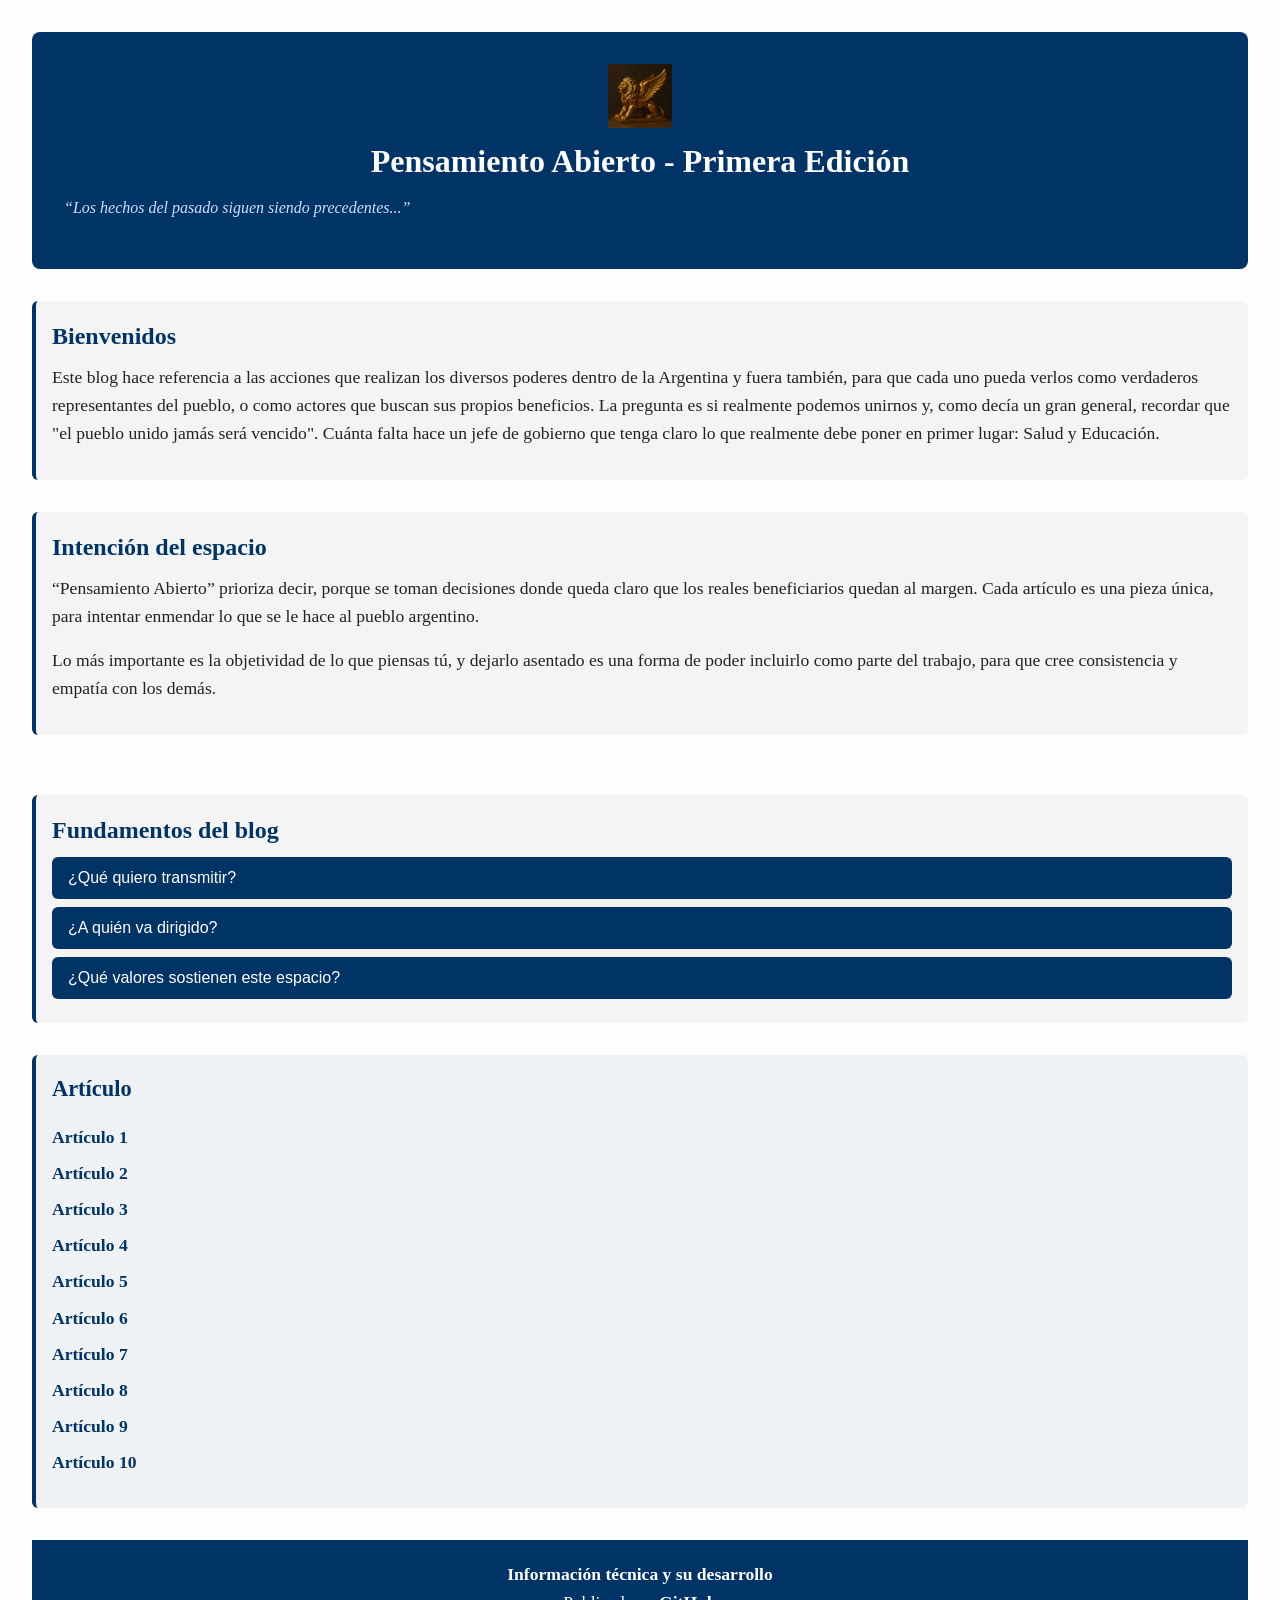
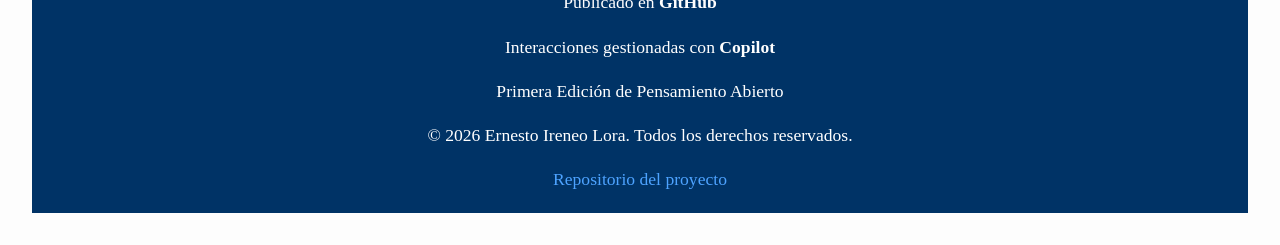
<file: index.html>
<!DOCTYPE html>
<html lang="es">

<head>
  <meta charset="UTF-8" />
  <meta name="viewport" content="width=device-width, initial-scale=1.0" />
  <title>Pensamiento Abierto · Ernesto I. Lora</title>
  
  <link rel="stylesheet" href="css/estilos.css" />
  <link rel="icon" href="favicon.ico" type="image/x-icon" />
  
  <meta name="description"
    content="Pensamiento Abierto: un proyecto de Ernesto I. Lora que abre el debate sobre memoria, cultura, política, economía y sociedad.">
  <meta name="author" content="Ernesto I. Lora">
  
  <meta property="og:title" content="Pensamiento Abierto · Ernesto I. Lora">
  <meta property="og:description"
    content="Un espacio para abrir el debate sobre memoria, cultura, política, economía y sociedad.">
  <meta property="og:image" content="https://awilly0897.github.io/Pensamiento-Abierto-Primera-Edicion/img/calva2.jpg">
  <meta property="og:url" content="https://awilly0897.github.io/Pensamiento-Abierto-Primera-Edicion/index.html">
  <meta property="og:type" content="website">
  <meta property="og:site_name" content="Pensamiento Abierto">
  <meta property="article:author" content="Ernesto I. Lora">

  <meta name="twitter:card" content="summary_large_image">
  <meta name="twitter:title" content="Pensamiento Abierto · Ernesto I. Lora">
  <meta name="twitter:description"
    content="Un espacio para abrir el debate sobre memoria, cultura, política, economía y sociedad.">
  <meta name="twitter:image" content="https://awilly0897.github.io/Pensamiento-Abierto-Primera-Edicion/img/calva2.jpg">
</head>

<body>
<header role="banner" aria-label="Encabezado principal del blog">
  <div class="encabezado-con-icono">
    <img src="favicon.ico" alt="León alado" class="icono-header">
    <h1>Pensamiento Abierto - Primera Edición</h1>
  </div>
  <p class="subtitulo">“Los hechos del pasado siguen siendo precedentes...”</p>
</header>


    <section role="region" aria-labelledby="bienvenida">
      <h2 id="bienvenida">Bienvenidos</h2>
      <p>
        Este blog hace referencia a las acciones que realizan los diversos poderes dentro de la Argentina y fuera también,
        para que cada uno pueda verlos como verdaderos representantes del pueblo, o como actores que buscan sus propios beneficios.
        La pregunta es si realmente podemos unirnos y, como decía un gran general, recordar que "el pueblo unido jamás será vencido".
        Cuánta falta hace un jefe de gobierno que tenga claro lo que realmente debe poner en primer lugar: Salud y Educación.
      </p>
    </section>

    <section role="region" aria-labelledby="intencion">
      <h2 id="intencion">Intención del espacio</h2>
      <p>
        “Pensamiento Abierto” prioriza decir, porque se toman decisiones donde queda claro que los reales beneficiarios quedan al margen.
        Cada artículo es una pieza única, para intentar enmendar lo que se le hace al pueblo argentino.
      </p>
      <p>
        Lo más importante es la objetividad de lo que piensas tú, y dejarlo asentado es una forma de poder incluirlo como parte del trabajo,
        para que cree consistencia y empatía con los demás.
      </p>
    </section>

    <nav role="navigation" aria-label="Navegación principal">
      <ul>
        <li><a href="#btn-proposito">Propósito</a></li>
        <li><a href="#btn-publico">Público</a></li>
        <li><a href="#btn-valores">Valores</a></li>
      </ul>
    </nav>
  

  <section role="region" aria-labelledby="acordeon" class="acordeon">
    <h2 id="acordeon">Fundamentos del blog</h2>
  
    <button class="acordeon-btn" aria-expanded="false" aria-controls="panel-proposito" id="btn-proposito">¿Qué quiero transmitir?</button>
    <div id="panel-proposito" class="acordeon-panel" hidden>
      <p>Este blog informa sobre los pasos de las culturas y relatos fundamentados por referencias, para que tengan distintas interpretaciones.</p>
    </div>
  
    <button class="acordeon-btn" aria-expanded="false" aria-controls="panel-publico" id="btn-publico">¿A quién va dirigido?</button>
    <div id="panel-publico" class="acordeon-panel" hidden>
      <p>Está pensado para quienes aún se preguntan. Para los que no aceptan sin cuestionar. Para revisores, lectores,
        editores, docentes, y sobre todo, para quienes creen que la escritura puede ser un acto de justicia.</p>
    </div>
  
    <button class="acordeon-btn" aria-expanded="false" aria-controls="panel-valores" id="btn-valores">¿Qué valores sostienen este espacio?</button>
    <div id="panel-valores" class="acordeon-panel" hidden>
      <p>
        Se debe entender que lo que se escribe es propio, aunque se tenga la necesidad de corregir los errores consultados con la IA.
        Esto muestra que no solo los poderes buscan que no pienses: los sistemas actuales, si no estás preparado, solo te entretienen.
        Piensa, luego actúa. Por eso debes mantener tus propios valores.
      </p>
    </div>
  </section>
  
  <section role="region" aria-labelledby="titulo-articulos" class="contenedor-articulos">
    <h2 id="titulo-articulos">Artículo</h2>
    <ul id="lista-articulos" role="list" aria-label="Artículos disponibles"></ul>
    <p id="mensaje-proximo" class="proximo-articulo"></p>
  </section>

   <!-- Footer unificado -->
  <footer class="footer-principal" role="contentinfo" aria-label="Información técnica y de edición">
    <h4>Información técnica y su desarrollo</h4>
    <p>Publicado en <strong>GitHub</strong></p>
    <p>Interacciones gestionadas con <strong>Copilot</strong></p>
    <p>Primera Edición de Pensamiento Abierto</p>
    <p>© 2026 Ernesto Ireneo Lora. Todos los derechos reservados.</p>
    <a href="https://github.com/AWilly0897/Pensamiento-Abierto-Primera-Edicion" target="_blank">
      Repositorio del proyecto
    </a>
  </footer>

  <script src="script.js"></script>
</body>
</html>
</file>
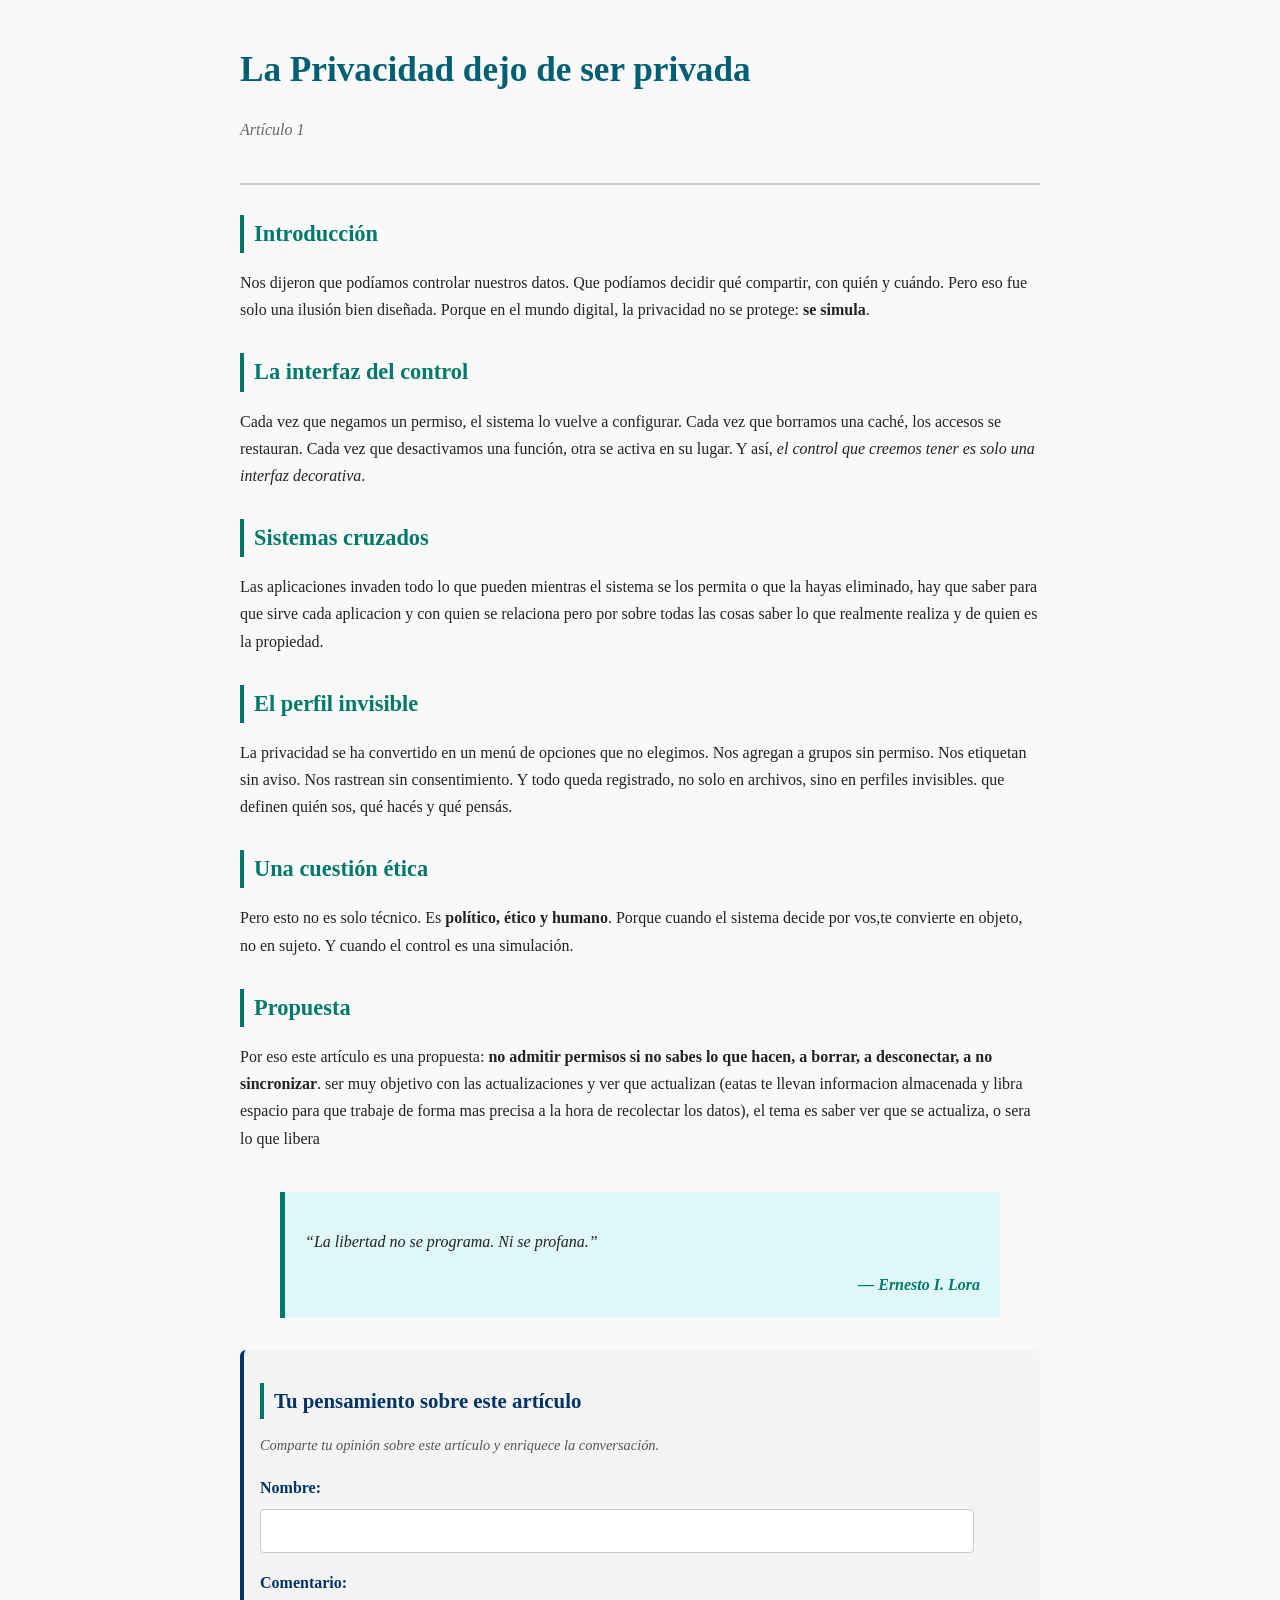
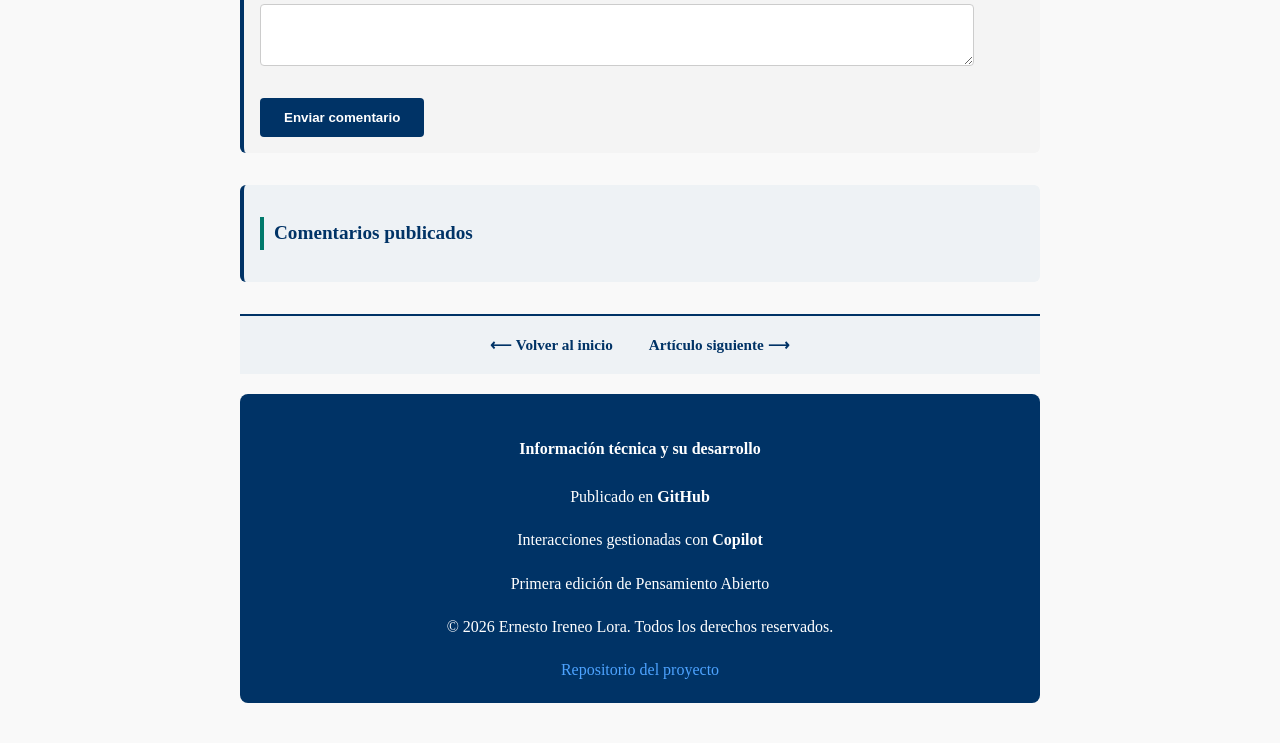
<file: articulos/articulo1.html>
<!DOCTYPE html>
<html lang="es">

<head>
  <meta charset="UTF-8">
  <meta name="viewport" content="width=device-width, initial-scale=1.0">
  <title>La Privacidad se encuentra perdida</title>
  <link rel="stylesheet" href="estilo.css">
  <link rel="stylesheet" href="../css/formulario.css">
  <link rel="stylesheet" href="../css/comentarios-publicados.css">
  <link rel="icon" href="../favicon.ico" type="image/x-icon">
  <!-- Metadatos Open Graph -->
  <meta property="og:title" content="La Privacidad se encuentra perdida">
  <meta property="og:description" content="El Aguila avista, Un ave imponente.">
  <meta property="og:image" content="https://awilly0897.github.io/Pensamiento-Abierto-Primera-Edicion/img/calva2.jpg">
  <meta property="og:url" content="https://awilly0897.github.io/Pensamiento-Abierto-Primera-Edicion/articulos/articulo1.html">
  <meta property="og:type" content="article">

  <!-- Artículo 1 -->
<meta name="twitter:card" content="summary_large_image">
<meta name="twitter:title" content="La Privacidad se encuentra perdida">
<meta name="twitter:description" content="El Aguila avista la presa, como la tegnologia al que entretiene.">
<meta name="twitter:image" content="https://awilly0897.github.io/Pensamiento-Abierto-Primera-Edicion/img/calva2.jpg">
</head>

<body>

  <header role="banner" aria-label="Encabezado principal del artículo">
    <h1>La Privacidad dejo de ser privada</h1>
    <p class="articulo" aria-label="Número de artículo">Artículo 1</p>
  </header>

  <main role="main" aria-label="Contenido principal del artículo">

    <article>
      
    <section aria-labelledby="intro">
      <h2 id="intro">Introducción</h2>
      <p>Nos dijeron que podíamos controlar nuestros datos. Que podíamos decidir qué compartir, con quién y cuándo. Pero eso fue solo una ilusión bien diseñada. 
        Porque en el mundo digital, la privacidad no se protege: <strong>se simula</strong>.</p>
    </section>

    <section aria-labelledby="interfaz">
      <h2 id="interfaz">La interfaz del control</h2>
      <p>Cada vez que negamos un permiso, el sistema lo vuelve a configurar. Cada vez que borramos una caché, los accesos se restauran. Cada vez que desactivamos una función, 
        otra se activa en su lugar. Y así, <em>el control que creemos tener es solo una interfaz decorativa</em>.</p>
    </section>

    <section aria-labelledby="sistemas">
      <h2 id="sistemas">Sistemas cruzados</h2>
      <p>Las aplicaciones invaden todo lo que pueden mientras el sistema se los permita o que la hayas eliminado, hay que saber para que sirve cada aplicacion y 
        con quien se relaciona pero por sobre todas las cosas saber lo que realmente realiza y de quien es la propiedad.</p> 
    </section>
    <section aria-labelledby="perfil">
      <h2 id="perfil">El perfil invisible</h2>
      <p>La privacidad se ha convertido en un menú de opciones que no elegimos. Nos agregan a grupos sin permiso. Nos etiquetan sin aviso. Nos rastrean sin consentimiento. 
        Y todo queda registrado, no solo en archivos, sino en perfiles invisibles. que definen quién sos, qué hacés y qué pensás.</p>
    </section>

    <section aria-labelledby="etica">
      <h2 id="etica">Una cuestión ética</h2>
      <p>Pero esto no es solo técnico. Es <strong>político, ético y humano</strong>. Porque cuando el sistema decide por vos,te convierte en objeto, no en sujeto. 
        Y cuando el control es una simulación.</p>
    </section>

    <section aria-labelledby="propuesta">
      <h2 id="propuesta">Propuesta</h2>
      <p>Por eso este artículo es una propuesta: <strong>no admitir permisos si no sabes lo que hacen, a borrar, a desconectar, a no sincronizar</strong>. 
        ser muy objetivo con las actualizaciones y ver que actualizan (eatas te llevan informacion almacenada y libra espacio para que trabaje de forma mas precisa 
        a la hora de recolectar los datos), el tema es saber ver que se actualiza, o sera lo que libera</p>
    </section>

    </article>
    
    <blockquote aria-label="Cita destacada">
      <p>“La libertad no se programa. Ni se profana.”</p>
      <cite class="firma">— Ernesto I. Lora</cite>
    </blockquote>
    
  </main>

  <!-- Incluir formulario -->
  <div id="bloque-formulario"></div>

  <!-- Comentarios publicados -->
  <section id="comentarios-publicados" class="comentarios-publicados">
    <h2>Comentarios publicados</h2>
    <ul id="lista-publicados"></ul>
  </section>

  <nav class="navegacion-articulos" role="navigation" aria-label="Navegación entre artículos">
    <ul>
      <li>
        <a href="../index.html" aria-label="Ir al inicio">⟵ Volver al inicio</a>
      </li>
      <li>
        <a href="articulo2.html" aria-label="Ir al artículo siguiente">Artículo siguiente ⟶</a>
      </li>
    </ul>
  </nav>

  <!-- Footer unificado -->
  <footer class="footer-principal" role="contentinfo" aria-label="Información técnica y de edición">
    <h4>Información técnica y su desarrollo</h4>
    <p>Publicado en <strong>GitHub</strong></p>
    <p>Interacciones gestionadas con <strong>Copilot</strong></p>
    <p>Primera edición de Pensamiento Abierto</p>
    <p>© 2026 Ernesto Ireneo Lora. Todos los derechos reservados.</p>
    <a href="https://github.com/AWilly0897/Pensamiento-Abierto-Primera-Edicion" target="_blank">
      Repositorio del proyecto
    </a>
  </footer>
  
  <!-- Scripts -->
  <script src="../js/comentarios.js"></script>
  <script>
    // Cargar el formulario y el footer como componentes
    fetch("../componentes/formulario-comentario.html")
      .then(res => res.text())
      .then(html => {
        document.getElementById("bloque-formulario").innerHTML = html;
      });
  </script>
  </body>
  
  </html>
</file>
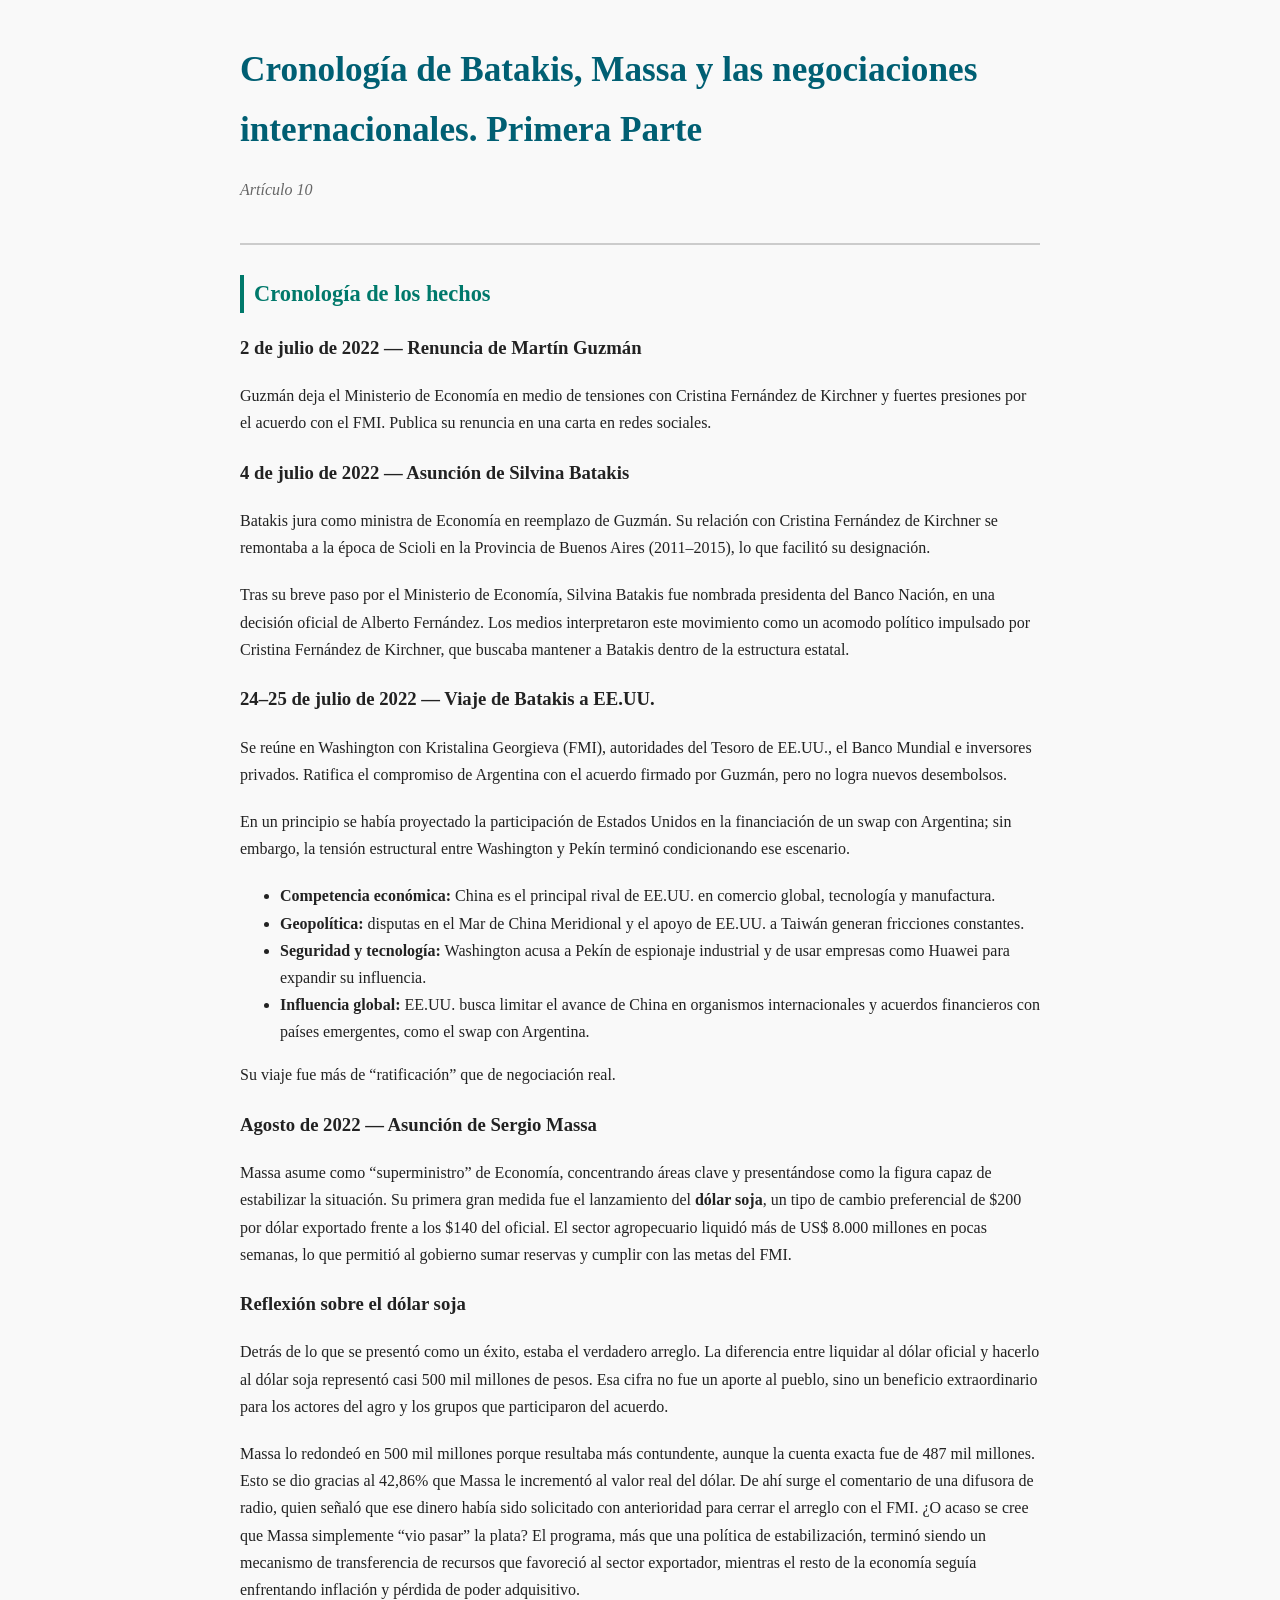
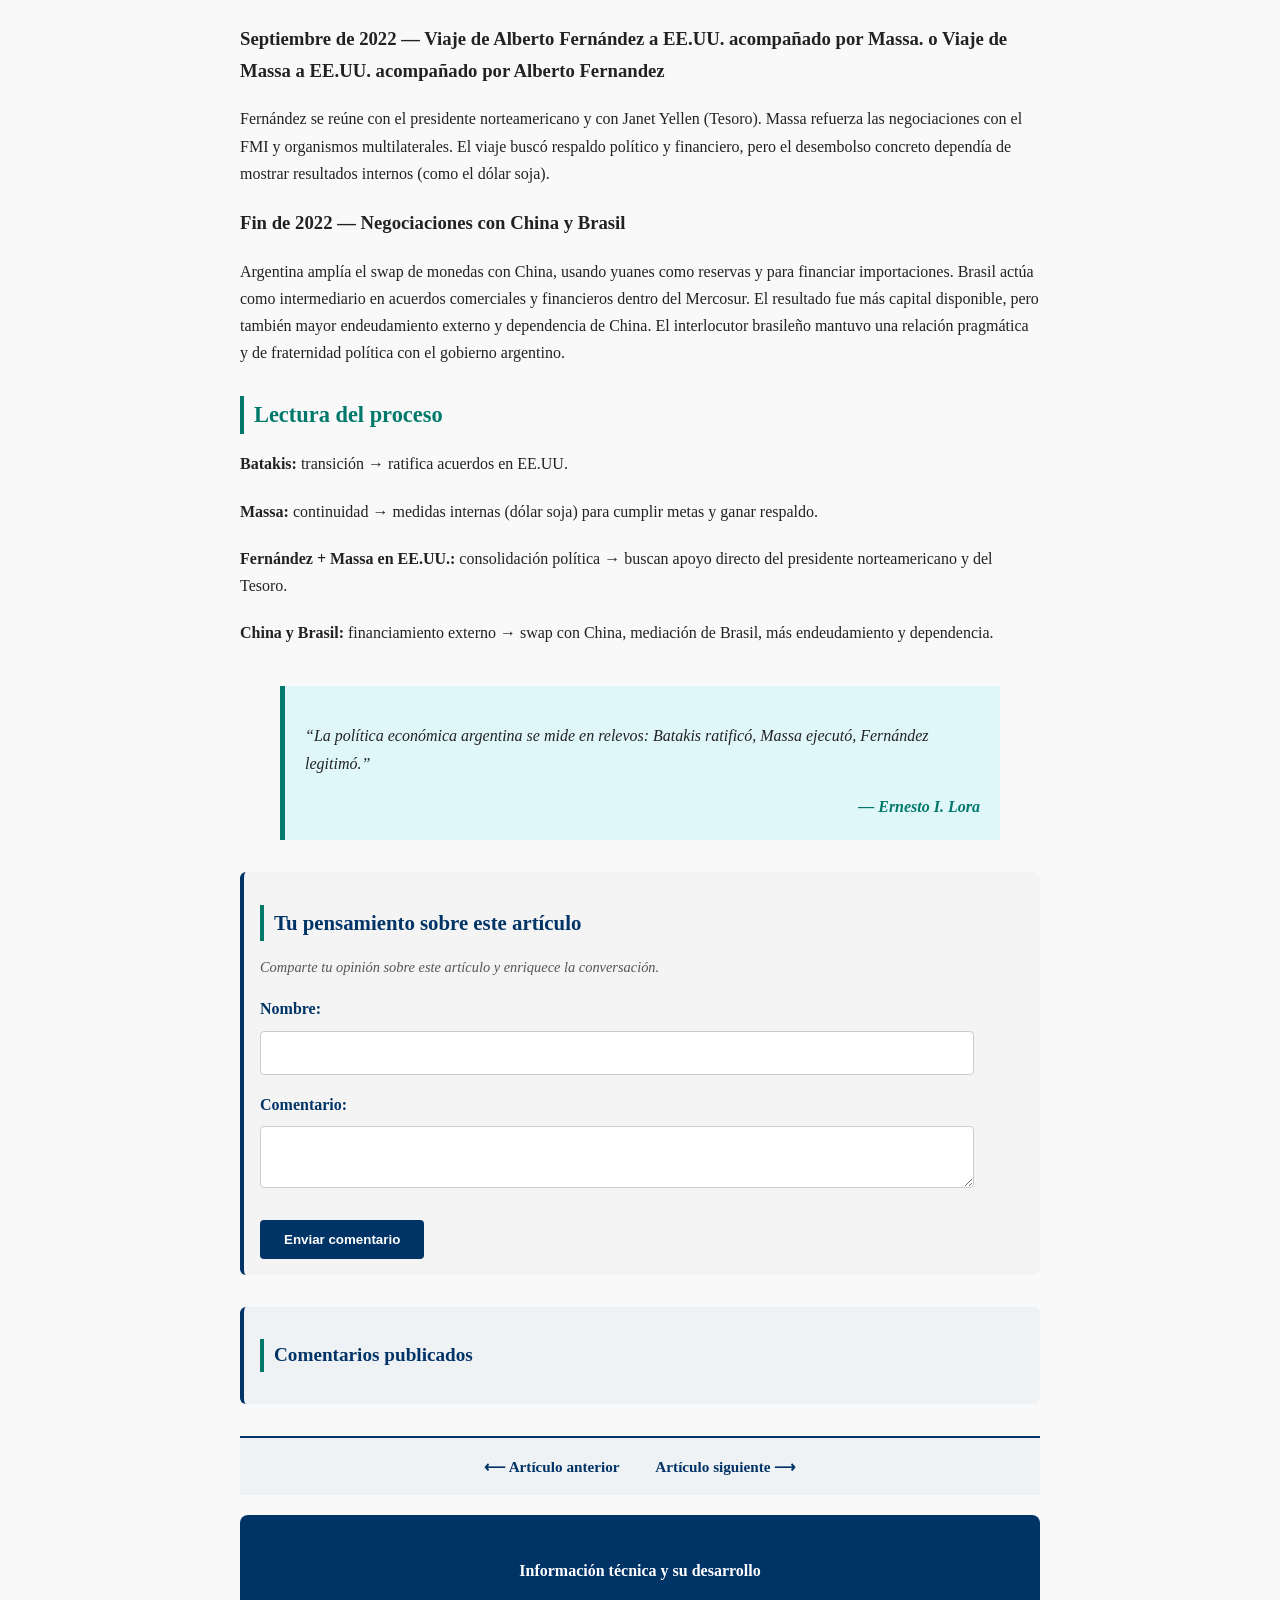
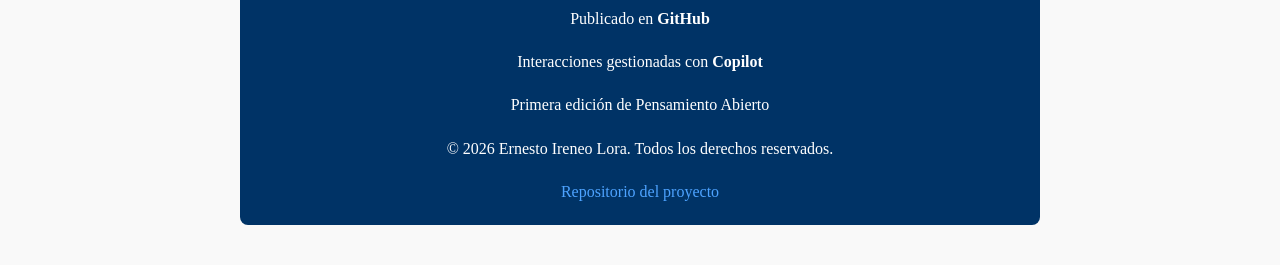
<file: articulos/articulo10.html>
<!DOCTYPE html>
<html lang="es">

<head>
  <meta charset="UTF-8" />
  <meta name="viewport" content="width=device-width, initial-scale=1.0" />
  <title>Cronología de Batakis, Massa y las negociaciones internacionales</title>
  <link rel="stylesheet" href="estilo.css">
  <link rel="stylesheet" href="../css/formulario.css">
  <link rel="stylesheet" href="../css/comentarios-publicados.css">
  <link rel="icon" href="../favicon.ico" type="image/x-icon">
<meta property="og:title" content="Cronología de Batakis, Massa y las negociaciones internacionales">
  <meta property="og:description" content="Un proyecto editorial y testimonial que busca abrir el debate sobre memoria, política, economía y sociedad.">
  <meta property="og:image" content="https://awilly0897.github.io/Pensamiento-Abierto-Primera-Edicion>/img/campo2.jpg">
  <meta property="og:url" content="https://awilly0897.github.io/Pensamiento-Abierto-Primera-Edicion>/articulos/articulo10.html">
  <meta property="og:type" content="article">
</head>

<body>
  <header role="banner" aria-label="Encabezado principal del artículo">
    <h1>Cronología de Batakis, Massa y las negociaciones internacionales. Primera Parte</h1>
    <p class="articulo" aria-label="Número de artículo">Artículo 10</p>
  </header>

  <main role="main" aria-label="Contenido principal del artículo">
    <section aria-labelledby="cronologia">

      
      <h2 id="cronologia">Cronología de los hechos</h2>

      <div class="timeline" role="list" aria-label="Línea de tiempo editorial">
        <article class="timeline-item" role="listitem" aria-labelledby="guzman-2022-07-02">
          <h3 id="guzman-2022-07-02">2 de julio de 2022 — Renuncia de Martín Guzmán</h3>
          <p>
            Guzmán deja el Ministerio de Economía en medio de tensiones con Cristina Fernández de Kirchner y fuertes
            presiones por el acuerdo con el FMI.
            Publica su renuncia en una carta en redes sociales.
          </p>
        </article>

        <article class="timeline-item" role="listitem" aria-labelledby="batakis-2022-07-04">
          <h3 id="batakis-2022-07-04">4 de julio de 2022 — Asunción de Silvina Batakis</h3>
          <p>
            Batakis jura como ministra de Economía en reemplazo de Guzmán. Su relación con Cristina Fernández de
            Kirchner se remontaba a la época de Scioli en la Provincia de Buenos Aires (2011–2015), lo que facilitó su
            designación.
          </p>
          <p>
            Tras su breve paso por el Ministerio de Economía, Silvina Batakis fue nombrada presidenta del Banco Nación,
            en una decisión oficial de Alberto Fernández.
            Los medios interpretaron este movimiento como un acomodo político impulsado por Cristina Fernández de
            Kirchner, que buscaba mantener a Batakis dentro de la estructura estatal.
          </p>          
        </article>

        <article class="timeline-item" role="listitem" aria-labelledby="batakis-usa-2022-07-24">
          <h3 id="batakis-usa-2022-07-24">24–25 de julio de 2022 — Viaje de Batakis a EE.UU.</h3>
          <p>
            Se reúne en Washington con Kristalina Georgieva (FMI), autoridades del Tesoro de EE.UU., el Banco Mundial e inversores privados.
            Ratifica el compromiso de Argentina con el acuerdo firmado por Guzmán, pero no logra nuevos desembolsos.           
          </p>
          <p>
            En un principio se había proyectado la participación de Estados Unidos en la financiación de un swap con Argentina; sin embargo, la tensión estructural entre Washington y Pekín terminó condicionando ese escenario.
          </p>
          <ul>
            <li><strong>Competencia económica:</strong> China es el principal rival de EE.UU. en comercio global, tecnología y manufactura.</li>
            <li><strong>Geopolítica:</strong> disputas en el Mar de China Meridional y el apoyo de EE.UU. a Taiwán generan fricciones constantes.</li>
            <li><strong>Seguridad y tecnología:</strong> Washington acusa a Pekín de espionaje industrial y de usar empresas como Huawei para expandir su influencia.</li>
            <li><strong>Influencia global:</strong> EE.UU. busca limitar el avance de China en organismos internacionales y acuerdos financieros con países emergentes, como el swap con Argentina.</li>
          </ul>
          <p> Su viaje fue más de “ratificación” que de negociación real.</p>
        </article>

        <article class="timeline-item" role="listitem" aria-labelledby="massa-2022-08">
          <h3 id="massa-2022-08">Agosto de 2022 — Asunción de Sergio Massa</h3>
          <p>
            Massa asume como “superministro” de Economía, concentrando áreas clave y presentándose como la figura capaz de
            estabilizar la situación.
            Su primera gran medida fue el lanzamiento del <strong>dólar soja</strong>, un tipo de cambio preferencial de $200
            por dólar exportado frente a los $140 del oficial.
            El sector agropecuario liquidó más de US$ 8.000 millones en pocas semanas, lo que permitió al gobierno sumar
            reservas y cumplir con las metas del FMI.
          </p>
        </article>
        
        <article class="timeline-item" role="listitem" aria-labelledby="dolarsoja-reflexion">
          <h3 id="dolarsoja-reflexion">Reflexión sobre el dólar soja</h3>
          <p>
            Detrás de lo que se presentó como un éxito, estaba el verdadero arreglo. La diferencia entre liquidar al dólar
            oficial y hacerlo al dólar soja representó casi 500 mil millones de pesos.
            Esa cifra no fue un aporte al pueblo, sino un beneficio extraordinario para los actores del agro y los grupos que
            participaron del acuerdo.
          </p>
          <p>
            Massa lo redondeó en 500 mil millones porque resultaba más contundente, aunque la cuenta exacta fue de 487 mil
            millones. Esto se dio gracias al 42,86% que Massa le incrementó al valor real del dólar.
        
            De ahí surge el comentario de una difusora de radio, quien señaló que ese dinero había sido solicitado con
            anterioridad para cerrar el arreglo con el FMI. ¿O acaso se cree que Massa simplemente “vio pasar” la plata?
        
            El programa, más que una política de estabilización, terminó siendo un mecanismo de transferencia de recursos que
            favoreció al sector exportador, mientras el resto de la economía seguía enfrentando inflación y pérdida de poder
            adquisitivo.
          </p>
        </article>

        <article class="timeline-item" role="listitem" aria-labelledby="fernandez-usa-2022-09">
          <h3 id="fernandez-usa-2022-09">Septiembre de 2022 — Viaje de Alberto Fernández a EE.UU. acompañado por Massa.
            o Viaje de Massa a EE.UU. acompañado por Alberto Fernandez</h3>
          
          <p>
            Fernández se reúne con el presidente norteamericano y con Janet Yellen (Tesoro).
            Massa refuerza las negociaciones con el FMI y organismos multilaterales.
            El viaje buscó respaldo político y financiero, pero el desembolso concreto dependía de mostrar resultados internos (como el dólar soja).
          </p>
        </article>

        <article class="timeline-item" role="listitem" aria-labelledby="china-brasil-2022-fin">
          <h3 id="china-brasil-2022-fin">Fin de 2022 — Negociaciones con China y Brasil</h3>
          <p>
            Argentina amplía el swap de monedas con China, usando yuanes como reservas y para financiar importaciones.
            Brasil actúa como intermediario en acuerdos comerciales y financieros dentro del Mercosur.
            El resultado fue más capital disponible, pero también mayor endeudamiento externo y dependencia de China.
            El interlocutor brasileño mantuvo una relación pragmática y de fraternidad política con el gobierno argentino.
          </p>
        </article>
      </div>
    </section>

    <section aria-labelledby="lectura">
      <h2 id="lectura">Lectura del proceso</h2>
      <p><strong>Batakis:</strong> transición → ratifica acuerdos en EE.UU.</p>
      <p><strong>Massa:</strong> continuidad → medidas internas (dólar soja) para cumplir metas y ganar respaldo.</p>
      <p><strong>Fernández + Massa en EE.UU.:</strong> consolidación política → buscan apoyo directo del presidente norteamericano y del Tesoro.</p>
      <p><strong>China y Brasil:</strong> financiamiento externo → swap con China, mediación de Brasil, más endeudamiento y dependencia.</p>
    </section>

    <blockquote aria-label="Cita destacada">
      <p>“La política económica argentina se mide en relevos: Batakis ratificó, Massa ejecutó, Fernández legitimó.”</p>
      <cite class="firma">— Ernesto I. Lora</cite>
    </blockquote>
  </main>

  <!-- Incluir formulario -->
  <div id="bloque-formulario"></div>

  <!-- Comentarios publicados -->
  <section id="comentarios-publicados" class="comentarios-publicados">
    <h2>Comentarios publicados</h2>
    <ul id="lista-publicados"></ul>
  </section>

  <!-- Navegación entre artículos -->
  <nav class="navegacion-articulos" role="navigation" aria-label="Navegación entre artículos">
    <ul>
      <li>
        <a href="articulo9.html" aria-label="Ir al artículo anterior: artículo 9">
          ⟵ Artículo anterior
        </a>
      </li>
      <li>
        <a href="articulo11.html" aria-label="Ir al artículo siguiente: artículo 11">
          Artículo siguiente ⟶
        </a>
      </li>
    </ul>
  </nav>

  <!-- Footer unificado -->
  <footer class="footer-principal" role="contentinfo" aria-label="Información técnica y de edición">
    <h4>Información técnica y su desarrollo</h4>
    <p>Publicado en <strong>GitHub</strong></p>
    <p>Interacciones gestionadas con <strong>Copilot</strong></p>
    <p>Primera edición de Pensamiento Abierto</p>
    <p>© 2026 Ernesto Ireneo Lora. Todos los derechos reservados.</p>
    <a href="https://github.com/AWilly0897/Pensamiento-Abierto-Primera-Edicion" target="_blank">
      Repositorio del proyecto
    </a>
  </footer>
  
  <!-- Scripts -->
  <script src="../js/comentarios.js"></script>
  <script>
    // Cargar el formulario y el footer como componentes
    fetch("../componentes/formulario-comentario.html")
      .then(res => res.text())
      .then(html => {
        document.getElementById("bloque-formulario").innerHTML = html;
      });
  </script>
  </body>
  
  </html>
</file>
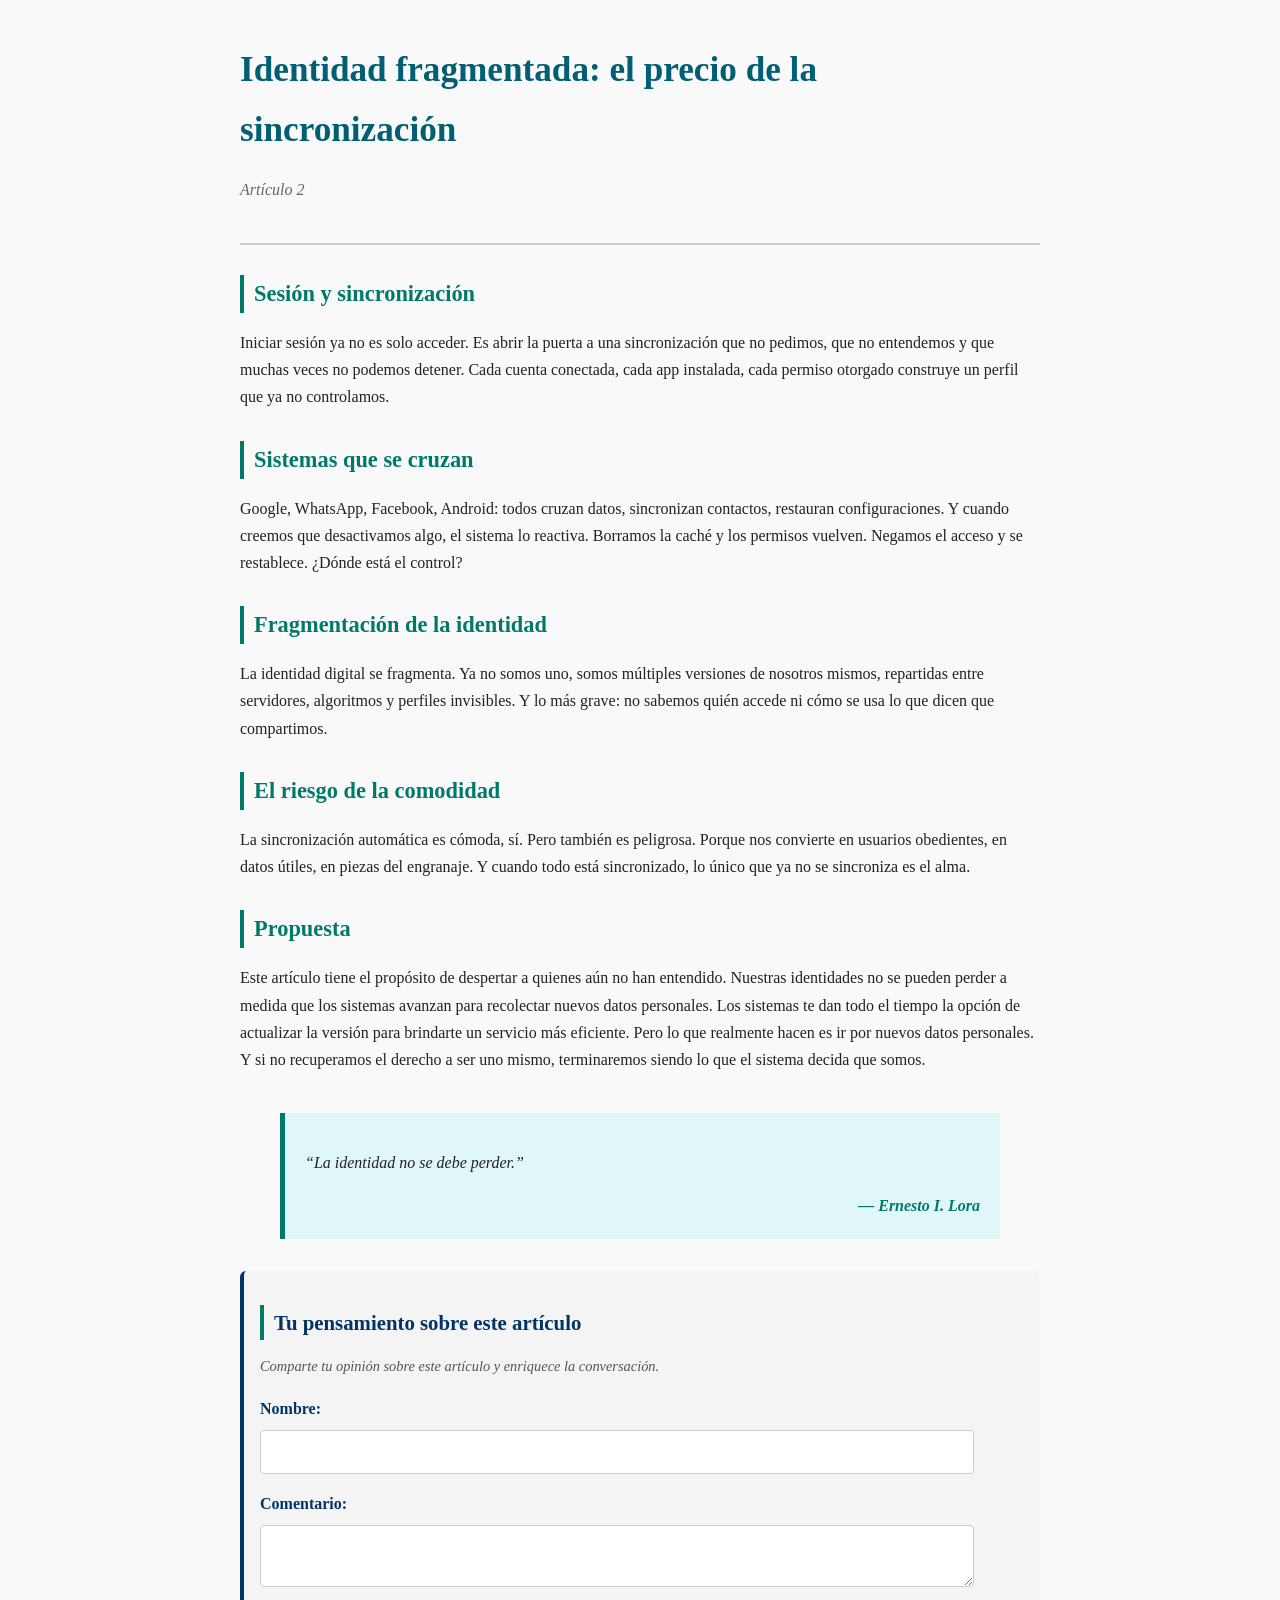
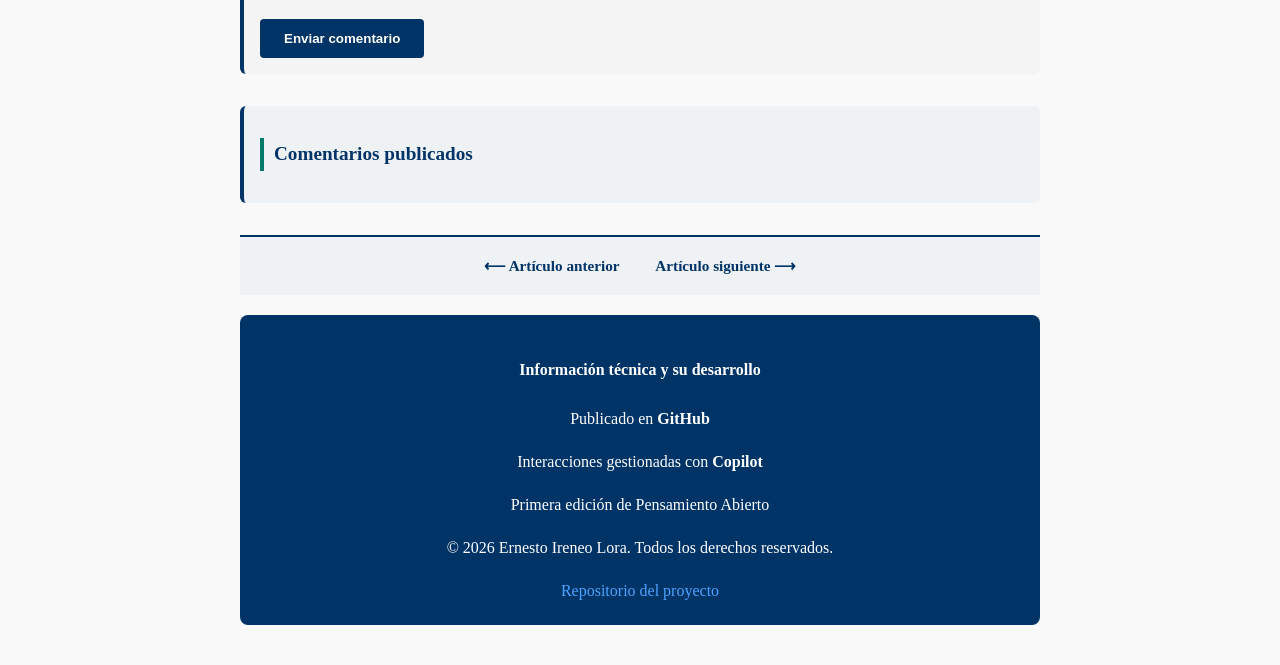
<file: articulos/articulo2.html>
<!DOCTYPE html>
<html lang="es">
<head>
  <meta charset="UTF-8">
  <meta name="viewport" content="width=device-width, initial-scale=1.0">
  <title>Identidad fragmentada: el precio de la sincronización</title>
  <link rel="stylesheet" href="estilo.css">
  <link rel="stylesheet" href="../css/formulario.css">
  <link rel="stylesheet" href="../css/comentarios-publicados.css">
  <link rel="icon" href="../favicon.ico" type="image/x-icon">
  <!-- Metadatos Open Graph -->
  <meta property="og:title" content="Identidad fragmentada: el precio de la sincronización">
  <meta name="description"
    content="Un análisis sobre cómo la sincronización automática fragmenta nuestra identidad digital.">
  <meta property="og:image" content="https://AWilly0897/Pensamiento-Abierto-Primera-Edicion/img/calva2.jpg">
  <meta property="og:url"
    content="https://AWilly0897/Pensamiento-Abierto-Primera-Edicion/articulos/articulo2.html">
  <meta property="og:type" content="article">
  <!-- Artículo 2 -->
  <meta name="twitter:card" content="summary_large_image">
  <meta name="twitter:title" content="Título del Artículo 2">
  <meta name="twitter:description" content="Descripción breve del Artículo 2.">
  <meta name="twitter:image" content="https://AWilly0897/Pensamiento-Abierto-Primera-Edicion/img/calva2.jpg">
</head>

<body>
  <header role="banner" aria-label="Encabezado principal del artículo">
    <h1>Identidad fragmentada: el precio de la sincronización</h1>
    <p class="articulo" aria-label="Número de artículo">Artículo 2</p>
  </header>

  <main role="main" aria-label="Contenido principal del artículo">

    <article>
    <section aria-labelledby="sesion">
      <h2 id="sesion">Sesión y sincronización</h2>
      <p>Iniciar sesión ya no es solo acceder. Es abrir la puerta a una sincronización que no pedimos, que no entendemos y que muchas veces no podemos detener. 
        Cada cuenta conectada, cada app instalada, cada permiso otorgado construye un perfil que ya no controlamos.</p>
    </section>

    <section aria-labelledby="sistemas">
      <h2 id="sistemas">Sistemas que se cruzan</h2>
      <p>Google, WhatsApp, Facebook, Android: todos cruzan datos, sincronizan contactos, restauran configuraciones. Y cuando creemos que desactivamos algo, el sistema 
        lo reactiva. Borramos la caché y los permisos vuelven. Negamos el acceso y se restablece. ¿Dónde está el control?</p>
    </section>

    <section aria-labelledby="fragmentacion">
      <h2 id="fragmentacion">Fragmentación de la identidad</h2>
      <p>La identidad digital se fragmenta. Ya no somos uno, somos múltiples versiones de nosotros mismos, repartidas entre servidores, algoritmos y perfiles invisibles. 
        Y lo más grave: no sabemos quién accede ni cómo se usa lo que dicen que compartimos.</p>
    </section>

    <section aria-labelledby="riesgo">
      <h2 id="riesgo">El riesgo de la comodidad</h2>
      <p>La sincronización automática es cómoda, sí. Pero también es peligrosa. Porque nos convierte en usuarios obedientes, en datos útiles, en piezas del engranaje. 
        Y cuando todo está sincronizado, lo único que ya no se sincroniza es el alma.</p>
    </section>

    <section aria-labelledby="propuesta">
      <h2 id="propuesta">Propuesta</h2>
      <p>Este artículo tiene el propósito de despertar a quienes aún no han entendido. Nuestras identidades no se pueden perder a medida que los sistemas avanzan 
        para recolectar nuevos datos personales. Los sistemas te dan todo el tiempo la opción de actualizar la versión para brindarte un servicio más eficiente. 
        Pero lo que realmente hacen es ir por nuevos datos personales. Y si no recuperamos el derecho a ser uno mismo, terminaremos siendo lo que el sistema decida que somos.</p>
    </section>

    </article>
    
    <blockquote aria-label="Cita destacada">
      <p>“La identidad no se debe perder.”</p>
      <span class="firma">— Ernesto I. Lora</span>
    </blockquote>
  </main>

  <!-- Incluir formulario -->
  <div id="bloque-formulario"></div>

  <!-- Comentarios publicados -->
  <section id="comentarios-publicados" class="comentarios-publicados">
    <h2>Comentarios publicados</h2>
    <ul id="lista-publicados"></ul>
  </section>

  <!-- Navegación entre artículos -->
  <nav class="navegacion-articulos" role="navigation" aria-label="Navegación entre artículos">
    <ul>
      <li>
        <a href="articulo1.html" aria-label="Ir al artículo anterior: artículo 1">⟵ Artículo anterior</a>
      </li>
      <li>
        <a href="articulo3.html" aria-label="Ir al artículo siguiente: artículo 3">Artículo siguiente ⟶</a>
      </li>
    </ul>
  </nav>

  <!-- Footer unificado -->
  <footer class="footer-principal" role="contentinfo" aria-label="Información técnica y de edición">
    <h4>Información técnica y su desarrollo</h4>
    <p>Publicado en <strong>GitHub</strong></p>
    <p>Interacciones gestionadas con <strong>Copilot</strong></p>
    <p>Primera edición de Pensamiento Abierto</p>
    <p>© 2026 Ernesto Ireneo Lora. Todos los derechos reservados.</p>
    <a href="https://github.com/AWilly0897/Pensamiento-Abierto-Primera-Edicion" alt="Cambio de Aguila">
      Repositorio del proyecto
    </a>
  </footer>
  
  <!-- Scripts -->
  <script src="../js/comentarios.js"></script>
  <script>
    // Cargar el formulario y el footer como componentes
    fetch("../componentes/formulario-comentario.html")
      .then(res => res.text())
      .then(html => {
        document.getElementById("bloque-formulario").innerHTML = html;
      });
  </script>
  </body>
  
  </html>
</file>
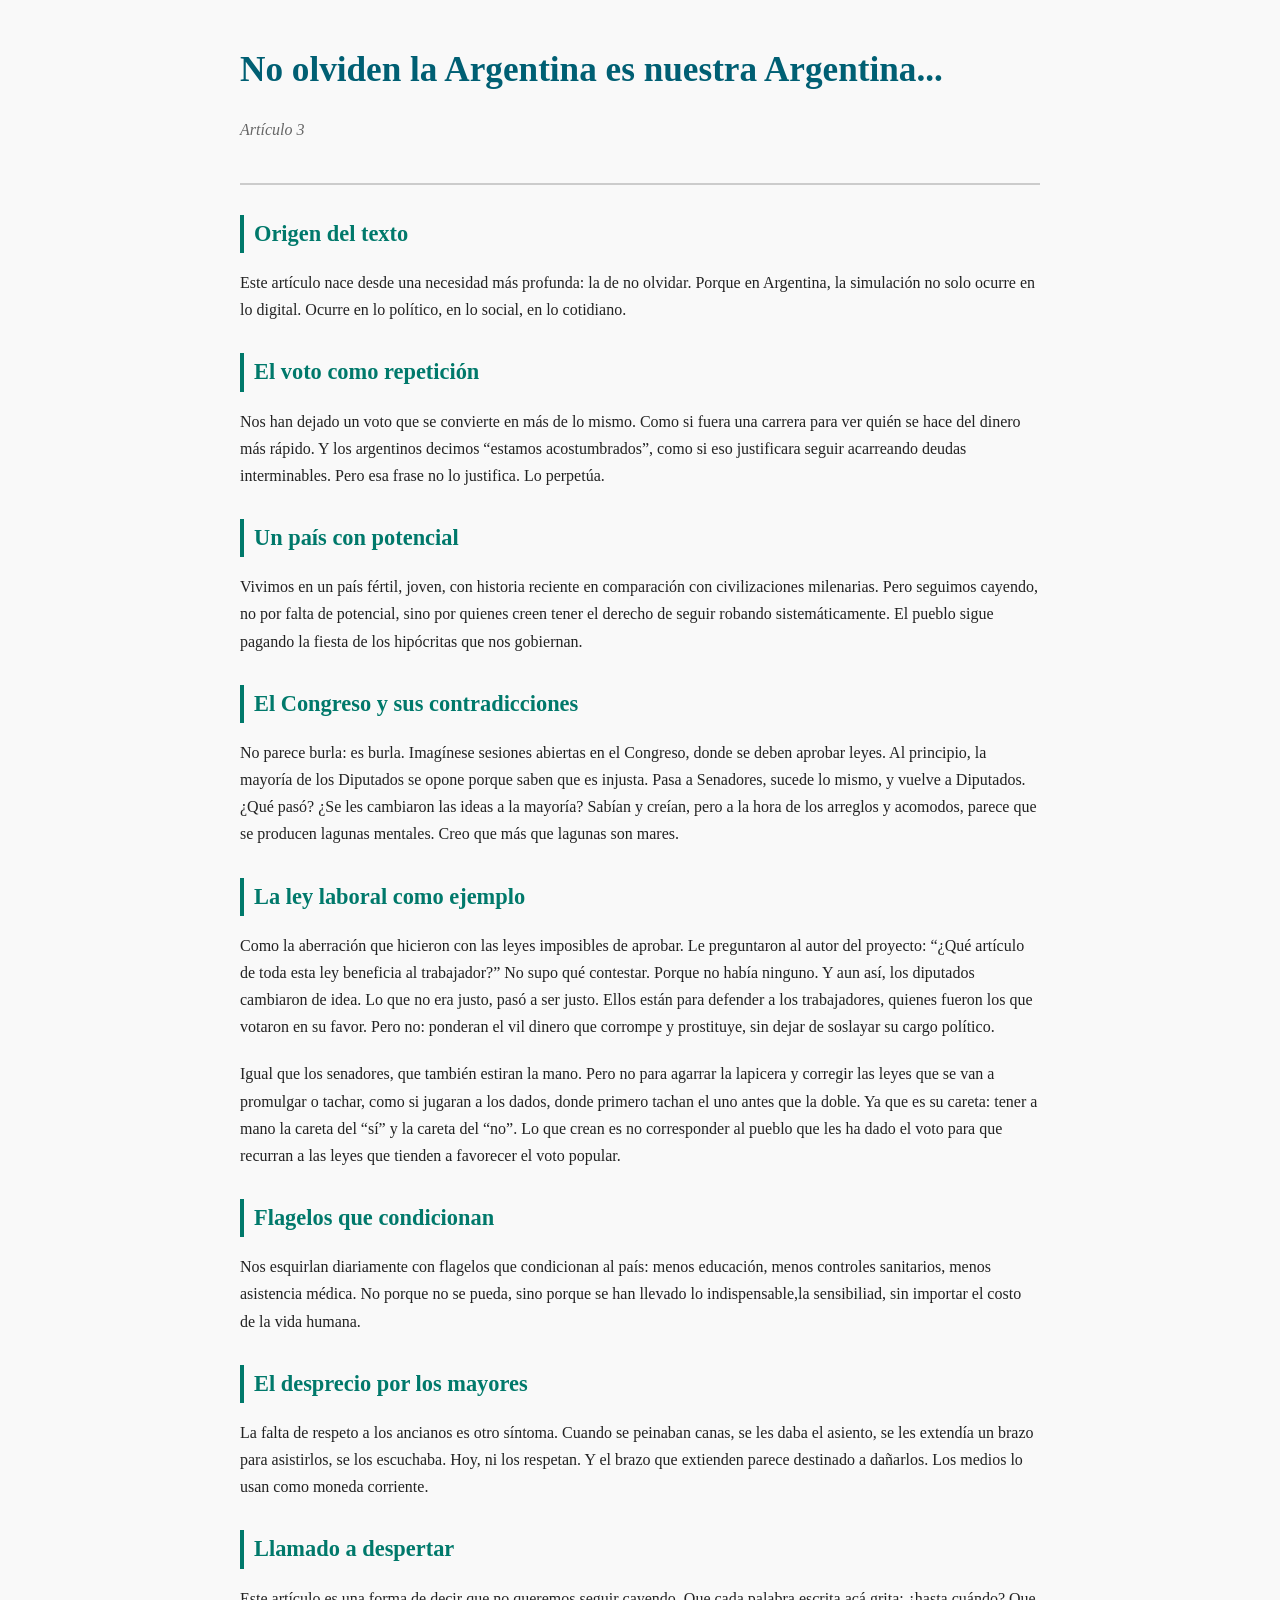
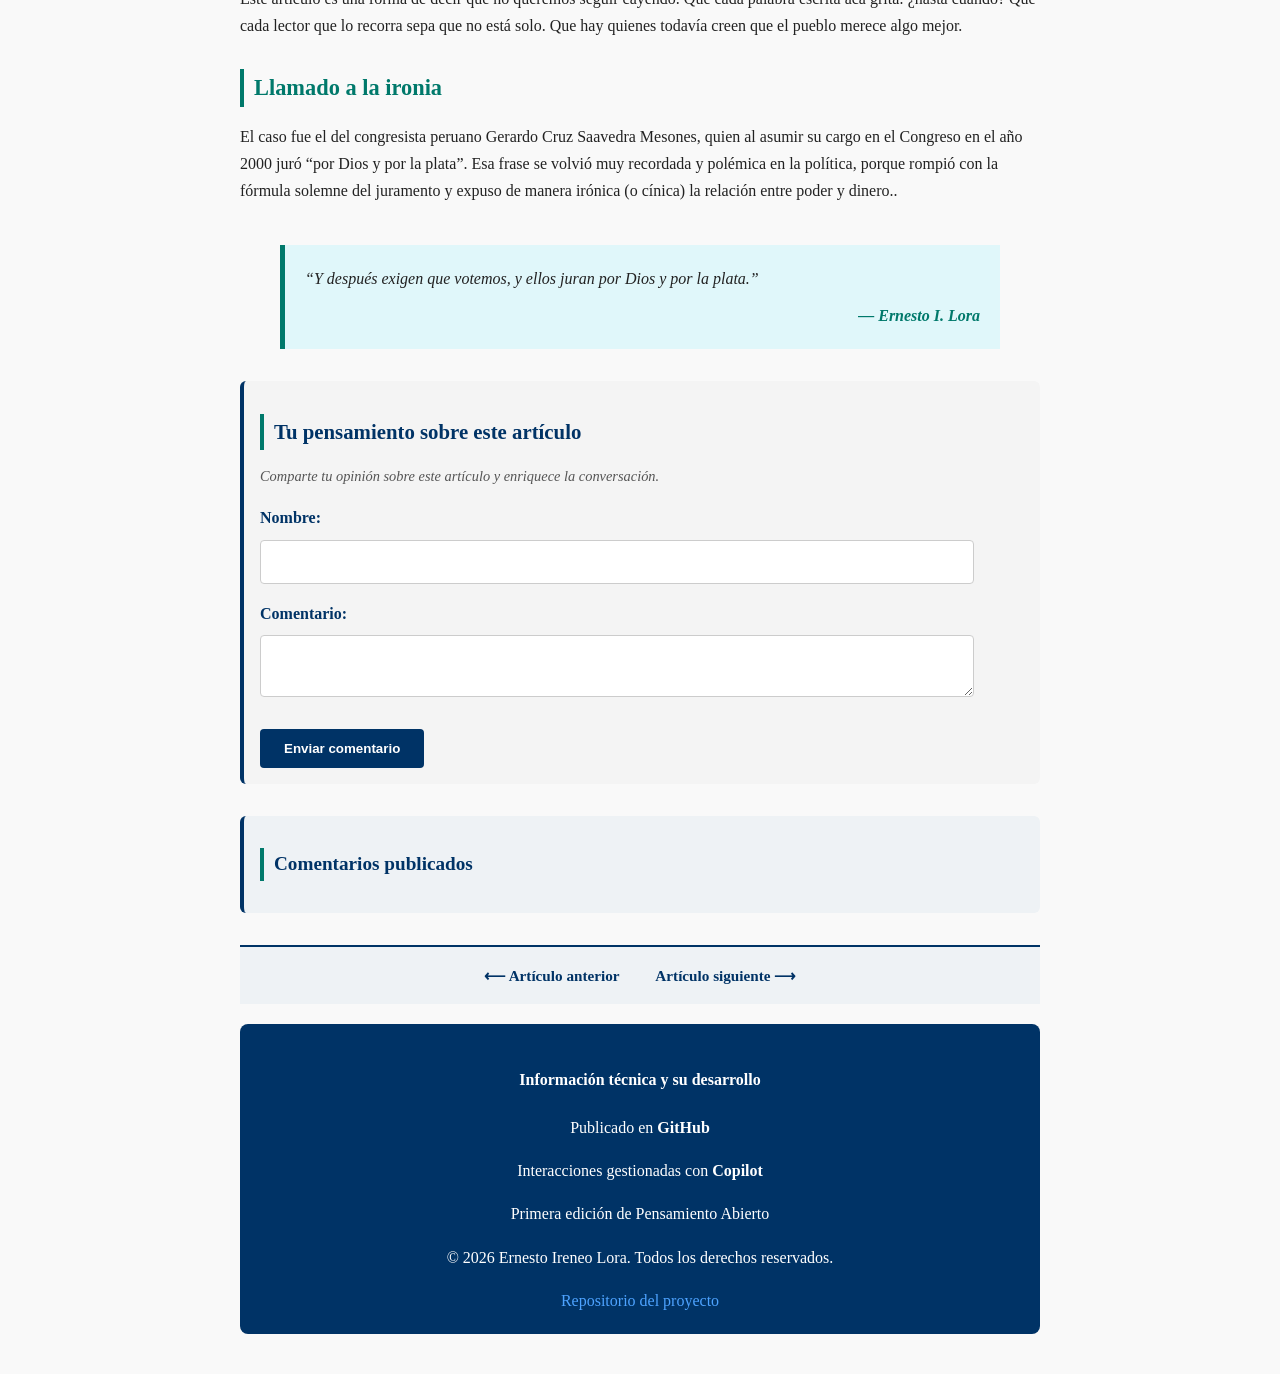
<file: articulos/articulo3.html>
<!DOCTYPE html>
<html lang="es">

<head>
  <meta charset="UTF-8" />
  <meta name="viewport" content="width=device-width, initial-scale=1.0" />
  <title>No olviden la Argentina es nuestra Argentina...</title>
  <link rel="stylesheet" href="estilo.css">
  <link rel="stylesheet" href="../css/formulario.css">
  <link rel="stylesheet" href="../css/comentarios-publicados.css">
  <link rel="icon" href="../favicon.ico" type="image/x-icon">
  <meta property="og:title" content="No olviden la Argentina es nuestra Argentina...">
  <meta property="og:description"
    content="Proyecto editorial y testimonial que busca abrir el debate sobre memoria, política, economía y sociedad.">
  <meta property="og:image" content="https://awilly0897.github.io/Pensamiento-Abierto-Primera-Edicion/img/ban3.jpg">
  <meta property="og:url"
    content="https://awilly0897.github.io/Pensamiento-Abierto-Primera-Edicion>/articulos/articulo3.html">
  <meta property="og:type" content="article">
  <!-- Artículo 3 -->
  <meta name="twitter:card" content="summary_large_image">
  <meta name="twitter:title" content="Título del Artículo 3">
  <meta name="twitter:description" content="Descripción breve del Artículo 3.">
  <meta name="twitter:image" content="https://awilly0897.github.io/Pensamiento-Abierto-Primera-Edicion/img/ban3.jpg">
</head>

<body>
  <header role="banner" aria-label="Encabezado principal del artículo">
    <h1>No olviden la Argentina es nuestra Argentina...</h1>
    <p class="articulo" aria-label="Número de artículo">Artículo 3</p>
  </header>

  <main role="main" aria-label="Contenido principal del artículo">
    <section aria-labelledby="origen">
      <h2 id="origen">Origen del texto</h2>
      <p>
        Este artículo nace desde una necesidad más profunda: la de no olvidar. Porque en Argentina, la simulación
        no solo ocurre en lo digital. Ocurre en lo político, en lo social, en lo cotidiano.
      </p>
    </section>

    <section aria-labelledby="voto">
      <h2 id="voto">El voto como repetición</h2>
      <p>
        Nos han dejado un voto que se convierte en más de lo mismo. Como si fuera una carrera para ver quién se
        hace del dinero más rápido. Y los argentinos decimos “estamos acostumbrados”, como si eso justificara seguir
        acarreando deudas interminables. Pero esa frase no lo justifica. Lo perpetúa.
      </p>
    </section>

    <section aria-labelledby="potencial">
      <h2 id="potencial">Un país con potencial</h2>
      <p>
        Vivimos en un país fértil, joven, con historia reciente en comparación con civilizaciones milenarias.
        Pero seguimos cayendo, no por falta de potencial, sino por quienes creen tener el derecho de seguir robando
        sistemáticamente. El pueblo sigue pagando la fiesta de los hipócritas que nos gobiernan.
      </p>
    </section>

    <section aria-labelledby="congreso">
      <h2 id="congreso">El Congreso y sus contradicciones</h2>
      <p>
        No parece burla: es burla. Imagínese sesiones abiertas en el Congreso, donde se deben aprobar leyes.
        Al principio, la mayoría de los Diputados se opone porque saben que es injusta. Pasa a Senadores, sucede lo
        mismo,
        y vuelve a Diputados. ¿Qué pasó? ¿Se les cambiaron las ideas a la mayoría? Sabían y creían, pero a la hora de
        los
        arreglos y acomodos, parece que se producen lagunas mentales. Creo que más que lagunas son mares.
      </p>
    </section>

    <section aria-labelledby="leyes">
      <h2 id="leyes">La ley laboral como ejemplo</h2>
      <p>
        Como la aberración que hicieron con las leyes imposibles de aprobar. Le preguntaron al autor del proyecto:
        “¿Qué artículo de toda esta ley beneficia al trabajador?” No supo qué contestar. Porque no había ninguno.
        Y aun así, los diputados cambiaron de idea. Lo que no era justo, pasó a ser justo. Ellos están para defender
        a los trabajadores, quienes fueron los que votaron en su favor. Pero no: ponderan el vil dinero que corrompe
        y prostituye, sin dejar de soslayar su cargo político.
      </p>
      <p>
        Igual que los senadores, que también estiran la mano. Pero no para agarrar la lapicera y corregir las leyes
        que se van a promulgar o tachar, como si jugaran a los dados, donde primero tachan el uno antes que la doble.
        Ya que es su careta: tener a mano la careta del “sí” y la careta del “no”. Lo que crean es no corresponder
        al pueblo que les ha dado el voto para que recurran a las leyes que tienden a favorecer el voto popular.
      </p>
    </section>

    <section aria-labelledby="flagelos">
      <h2 id="flagelos">Flagelos que condicionan</h2>
      <p>
        Nos esquirlan diariamente con flagelos que condicionan al país: menos educación, menos controles sanitarios,
        menos asistencia médica. No porque no se pueda, sino porque se han llevado lo indispensable,la sensibiliad, 
        sin importar el costo de la vida humana.
      </p>
    </section>

    <section aria-labelledby="ancianos">
      <h2 id="ancianos">El desprecio por los mayores</h2>
      <p>
        La falta de respeto a los ancianos es otro síntoma. Cuando se peinaban canas, se les daba el asiento, se
        les extendía un brazo para asistirlos, se los escuchaba. Hoy, ni los respetan. Y el brazo que extienden
        parece destinado a dañarlos. Los medios lo usan como moneda corriente.
      </p>
    </section>

    <section aria-labelledby="llamado">
      <h2 id="llamado">Llamado a despertar</h2>
      <p>
        Este artículo es una forma de decir que no queremos seguir cayendo. Que cada palabra escrita acá grita:
        ¿hasta cuándo? Que cada lector que lo recorra sepa que no está solo. Que hay quienes todavía creen que el
        pueblo merece algo mejor.
      </p>
    </section>

    <section aria-labelledby="llamado">
      <h2 id="llamado">Llamado a la ironia</h2>
      <p>
        El caso fue el del congresista peruano Gerardo Cruz Saavedra Mesones, quien al asumir su cargo en el Congreso en el año 2000 juró “por Dios y por la plata”. 
        Esa frase se volvió muy recordada y polémica en la política, porque rompió con la fórmula solemne del juramento y expuso de manera irónica (o cínica) 
        la relación entre poder y dinero..
      </p>
    </section>

    <blockquote aria-label="Cita destacada">
     “Y después exigen que votemos, y ellos juran por Dios y por la plata.”
    <span class="firma">— Ernesto I. Lora</span>
    </blockquote>
  </main>

  <!-- Incluir formulario -->
  <div id="bloque-formulario"></div>

  <!-- Comentarios publicados -->
  <section id="comentarios-publicados" class="comentarios-publicados">
    <h2>Comentarios publicados</h2>
    <ul id="lista-publicados"></ul>
  </section>

  <nav class="navegacion-articulos" role="navigation" aria-label="Navegación entre artículos">
    <ul>
      <li>
        <a href="articulo2.html" aria-label="Ir al artículo anterior: artículo 2">
          ⟵ Artículo anterior
        </a>
      </li>
      <li>
        <a href="articulo4.html" aria-label="Ir al artículo siguiente: artículo 4">
          Artículo siguiente ⟶
        </a>
      </li>
    </ul>
  </nav>

  <!-- Footer unificado -->
  <footer class="footer-principal" role="contentinfo" aria-label="Información técnica y de edición">
    <h4>Información técnica y su desarrollo</h4>
    <p>Publicado en <strong>GitHub</strong></p>
    <p>Interacciones gestionadas con <strong>Copilot</strong></p>
    <p>Primera edición de Pensamiento Abierto</p>
    <p>© 2026 Ernesto Ireneo Lora. Todos los derechos reservados.</p>
    <a href="https://github.com/AWilly0897/Pensamiento-Abierto-Primera-Edicion" target="_blank">
      Repositorio del proyecto
    </a>
  </footer>
  
  <!-- Scripts -->
  <script src="../js/comentarios.js"></script>
  <script>
    // Cargar el formulario y el footer como componentes
    fetch("../componentes/formulario-comentario.html")
      .then(res => res.text())
      .then(html => {
        document.getElementById("bloque-formulario").innerHTML = html;
      });
  </script>
  </body>
  
  </html>
</file>
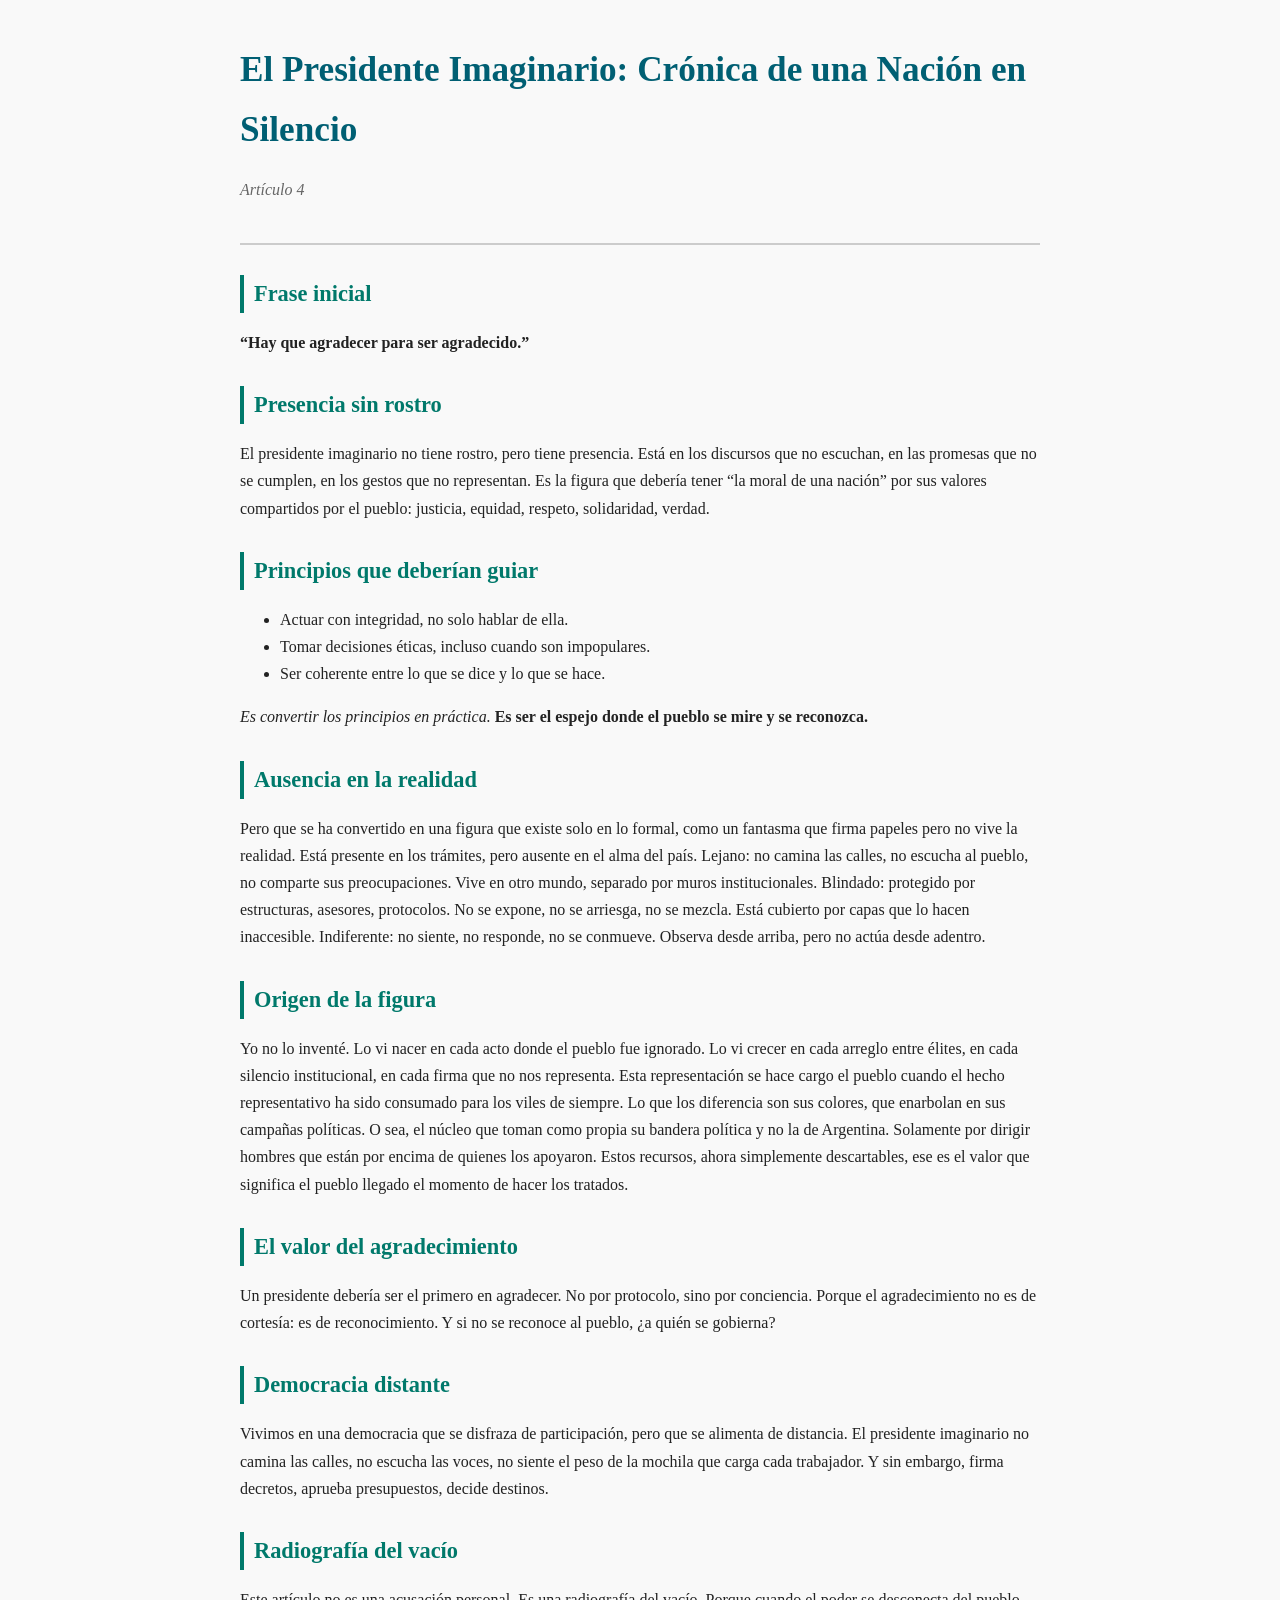
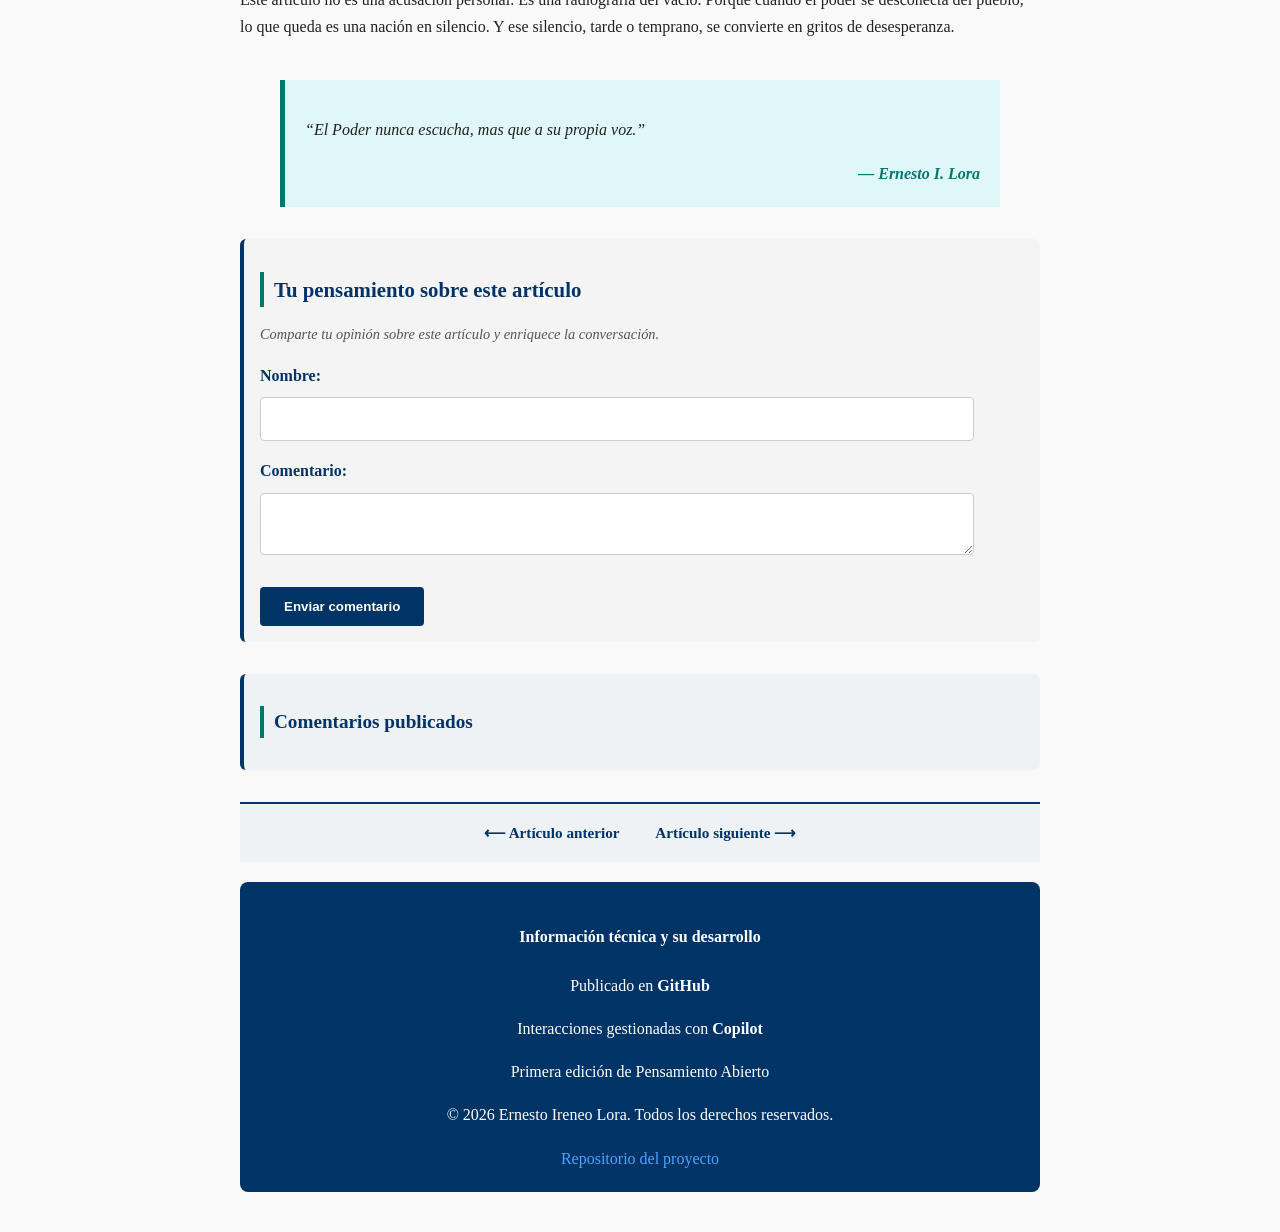
<file: articulos/articulo4.html>
<!DOCTYPE html>
<html lang="es">

<head>
  <meta charset="UTF-8" />
  <meta name="viewport" content="width=device-width, initial-scale=1.0" />
  <title>El Presidente Imaginario</title>
  <link rel="stylesheet" href="estilo.css">
  <link rel="stylesheet" href="../css/formulario.css">
  <link rel="stylesheet" href="../css/comentarios-publicados.css">
  <link rel="icon" href="../favicon.ico" type="image/x-icon">
  <meta property="og:title" content="El Presidente Imaginario">
  <meta property="og:description"
    content="Proyecto editorial y testimonial que busca abrir el debate sobre memoria, política, economía y sociedad.">
  <meta property="og:image" content="https://awilly0897.github.io/Pensamiento-Abierto-Primera-Edicion>/img/ban3.jpg">
  <meta property="og:url"
    content="https://awilly0897.github.io/Pensamiento-Abierto-Primera-Edicion>/articulos/articulo4.html">
  <meta property="og:type" content="article">
  <!-- Artículo 4 -->
  <meta name="twitter:card" content="summary_large_image">
  <meta name="twitter:title" content="Título del Artículo 4">
  <meta name="twitter:description" content="Descripción breve del Artículo 4.">
  <meta name="twitter:image" content="https://awilly0897.github.io/Pensamiento-Abierto-Primera-Edicion/img/ban3.jpg">
</head>

<body>
  <header role="banner" aria-label="Encabezado principal del artículo">
    <h1>El Presidente Imaginario: Crónica de una Nación en Silencio</h1>
    <p class="articulo" aria-label="Número de artículo">Artículo 4</p>
  </header>

  <main role="main" aria-label="Contenido principal del artículo">

    <article>
    
    <section aria-labelledby="frase-inicial">
      <h2 id="frase-inicial">Frase inicial</h2>
      <p><strong>“Hay que agradecer para ser agradecido.”</strong></p>
    </section>

    <section aria-labelledby="presencia">
      <h2 id="presencia">Presencia sin rostro</h2>
      <p>El presidente imaginario no tiene rostro, pero tiene presencia. Está en los discursos que no escuchan, en
        las promesas que no se cumplen, en los gestos que no representan.
        Es la figura que debería tener “la moral de una nación” por sus valores compartidos por el pueblo:
        justicia, equidad, respeto, solidaridad, verdad.</p>
    </section>

    <section aria-labelledby="principios">
      <h2 id="principios">Principios que deberían guiar</h2>
      <ul>
        <li>Actuar con integridad, no solo hablar de ella.</li>
        <li>Tomar decisiones éticas, incluso cuando son impopulares.</li>
        <li>Ser coherente entre lo que se dice y lo que se hace.</li>
      </ul>
      <aside>
        <p><em>Es convertir los principios en práctica.</em> <strong>Es ser el espejo donde el pueblo se mire y
            se reconozca.</strong></p>
      </aside>
    </section>

    <section aria-labelledby="ausencia">
      <h2 id="ausencia">Ausencia en la realidad</h2>
      <p>Pero que se ha convertido en una figura que existe solo en lo formal, como un fantasma que firma papeles
        pero no vive la realidad. Está presente en los trámites,
        pero ausente en el alma del país. Lejano: no camina las calles, no escucha al pueblo, no comparte sus
        preocupaciones. Vive en otro mundo, separado por muros institucionales.
        Blindado: protegido por estructuras, asesores, protocolos. No se expone, no se arriesga, no se mezcla.
        Está cubierto por capas que lo hacen inaccesible. Indiferente:
        no siente, no responde, no se conmueve. Observa desde arriba, pero no actúa desde adentro.</p>
    </section>

    <section aria-labelledby="origen">
      <h2 id="origen">Origen de la figura</h2>
      <p>Yo no lo inventé. Lo vi nacer en cada acto donde el pueblo fue ignorado. Lo vi crecer en cada arreglo
        entre élites, en cada silencio institucional,
        en cada firma que no nos representa. Esta representación se hace cargo el pueblo cuando el hecho
        representativo ha sido consumado para los viles de siempre.
        Lo que los diferencia son sus colores, que enarbolan en sus campañas políticas. O sea, el núcleo que
        toman como propia su bandera política y no la de Argentina.
        Solamente por dirigir hombres que están por encima de quienes los apoyaron. Estos recursos, ahora
        simplemente descartables, ese es el valor que significa
        el pueblo llegado el momento de hacer los tratados.</p>
    </section>


    <section aria-labelledby="agradecimiento">
      <h2 id="agradecimiento">El valor del agradecimiento</h2>
      <p>Un presidente debería ser el primero en agradecer. No por protocolo, sino por conciencia. Porque el
        agradecimiento no es de cortesía: es de reconocimiento.
        Y si no se reconoce al pueblo, ¿a quién se gobierna?</p>
    </section>

    <section aria-labelledby="distancia">
      <h2 id="distancia">Democracia distante</h2>
      <p>Vivimos en una democracia que se disfraza de participación, pero que se alimenta de distancia. El
        presidente imaginario no camina las calles, no escucha las voces,
        no siente el peso de la mochila que carga cada trabajador. Y sin embargo, firma decretos, aprueba
        presupuestos, decide destinos.</p>
    </section>

    <section aria-labelledby="radiografia">
      <h2 id="radiografia">Radiografía del vacío</h2>
      <p>Este artículo no es una acusación personal. Es una radiografía del vacío. Porque cuando el poder se
        desconecta del pueblo, lo que queda es una nación en silencio.
        Y ese silencio, tarde o temprano, se convierte en gritos de desesperanza.</p>
    </section>

    </article>

    <blockquote aria-label="Cita destacada">
      <p>“El Poder nunca escucha, mas que a su propia voz.”</p>
      <cite class="firma">— Ernesto I. Lora</cite>
    </blockquote>

  </main>

  <!-- Incluir formulario -->
  <div id="bloque-formulario"></div>

  <!-- Comentarios publicados -->
  <section id="comentarios-publicados" class="comentarios-publicados">
    <h2>Comentarios publicados</h2>
    <ul id="lista-publicados"></ul>
  </section>
  <nav class="navegacion-articulos" role="navigation" aria-label="Navegación entre artículos">
    <ul>
      <li>
        <a href="articulo3.html" aria-label="Ir al artículo anterior: artículo 3">
          ⟵ Artículo anterior
        </a>
      </li>
      <li>
        <a href="articulo5.html" aria-label="Ir al artículo siguiente: artículo 5">
          Artículo siguiente ⟶
        </a>
      </li>
    </ul>
  </nav>
  <!-- Footer unificado -->
  <footer class="footer-principal" role="contentinfo" aria-label="Información técnica y de edición">
    <h4>Información técnica y su desarrollo</h4>
    <p>Publicado en <strong>GitHub</strong></p>
    <p>Interacciones gestionadas con <strong>Copilot</strong></p>
    <p>Primera edición de Pensamiento Abierto</p>
    <p>© 2026 Ernesto Ireneo Lora. Todos los derechos reservados.</p>
    <a href="https://github.com/AWilly0897/Pensamiento-Abierto-Primera-Edicion" target="_blank">
      Repositorio del proyecto
    </a>
  </footer>
  
  <!-- Scripts -->
  <script src="../js/comentarios.js"></script>
  <script>
    // Cargar el formulario y el footer como componentes
    fetch("../componentes/formulario-comentario.html")
      .then(res => res.text())
      .then(html => {
        document.getElementById("bloque-formulario").innerHTML = html;
      });
  </script>
  </body>
  
  </html>
</file>
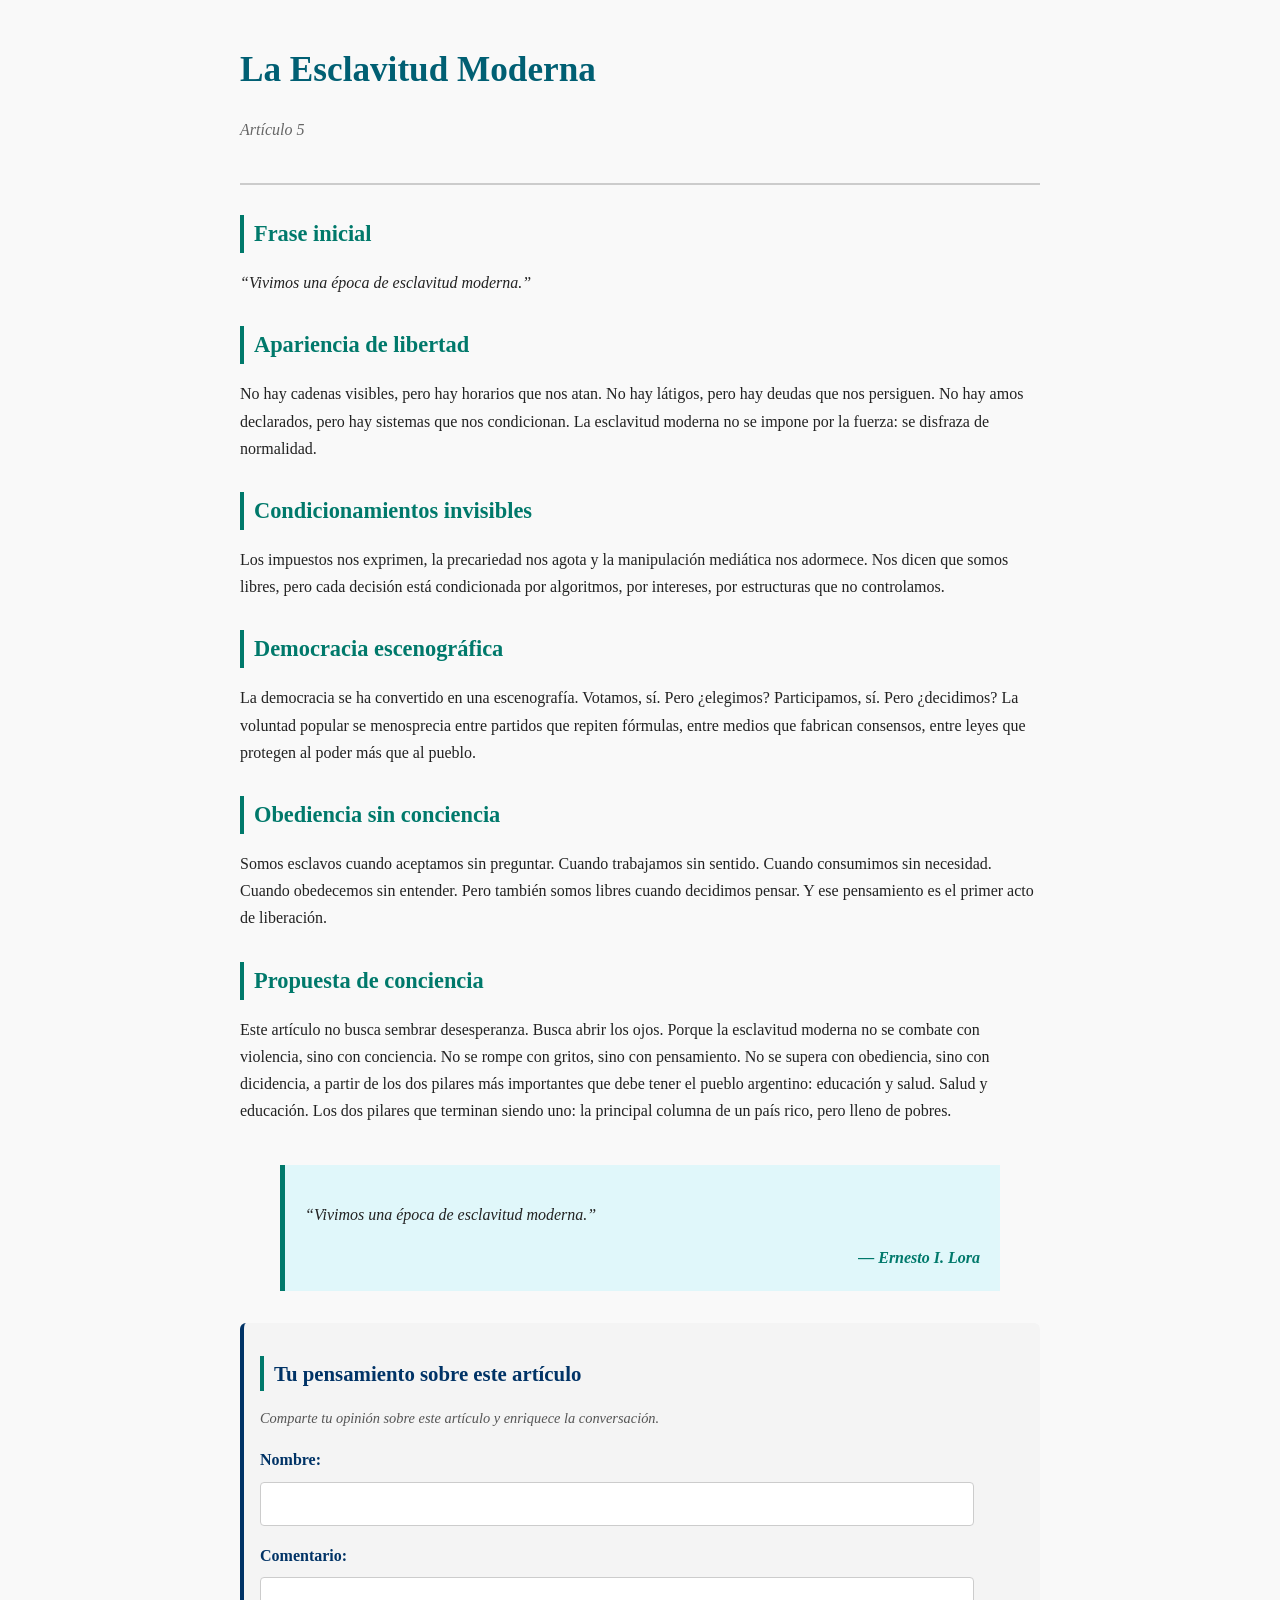
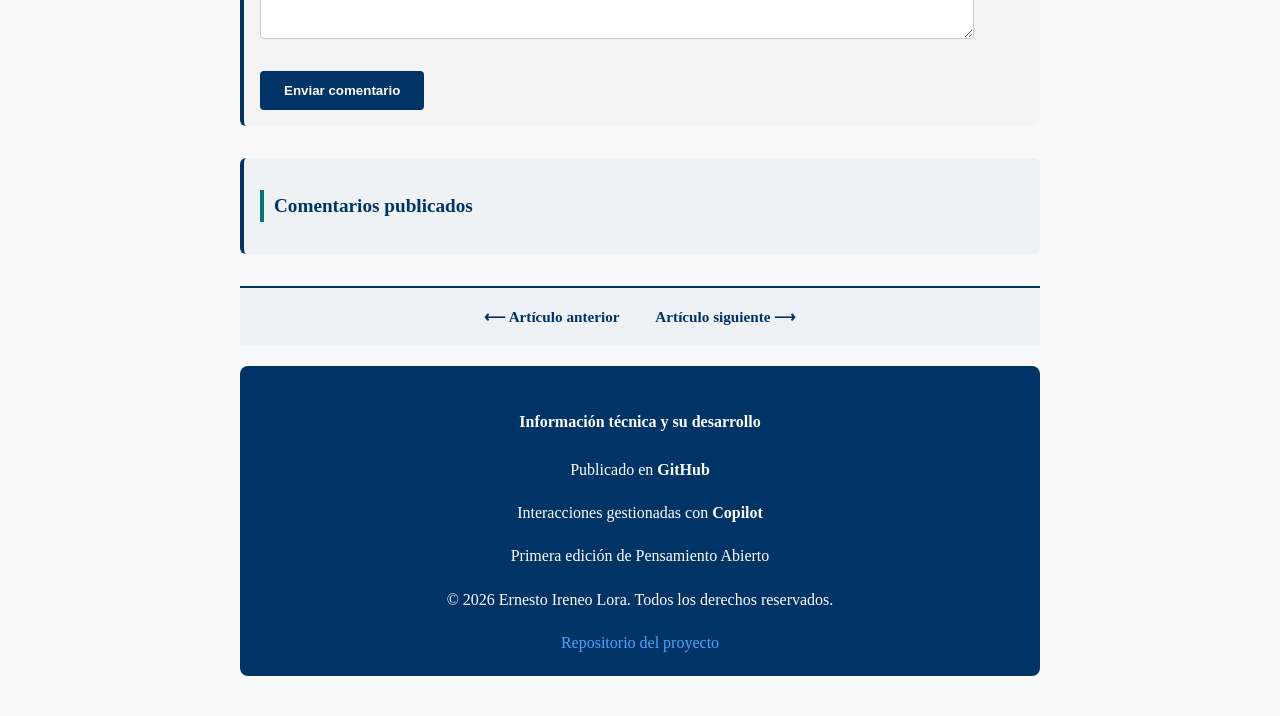
<file: articulos/articulo5.html>
<!DOCTYPE html>
<html lang="es">

<head>
  <meta charset="UTF-8" />
  <meta name="viewport" content="width=device-width, initial-scale=1.0" />
  <title>La Esclavitud Moderna</title>
  <link rel="stylesheet" href="estilo.css">
  <link rel="stylesheet" href="../css/formulario.css">
  <link rel="stylesheet" href="../css/comentarios-publicados.css">
  <link rel="icon" href="../favicon.ico" type="image/x-icon">
  <meta property="og:title" content="La Esclavitud Moderna">
  <meta property="og:description" content="Proyecto editorial y testimonial que busca abrir el debate sobre memoria, política, economía y sociedad.">
  <meta property="og:image" content="https://awilly0897.github.io/Pensamiento-Abierto-Primera-Edicion>/img/ban3.jpg">
  <meta property="og:url" content="https://awilly0897.github.io/Pensamiento-Abierto-Primera-Edicion>/articulos/articulo5.html">
  <meta property="og:type" content="article">
</head>

<body>
  <header role="banner" aria-label="Encabezado principal del artículo">
    <h1>La Esclavitud Moderna</h1>
    <p class="articulo" aria-label="Número de artículo">Artículo 5</p>
  </header>

  <main role="main" aria-label="Contenido principal del artículo">

    <article>
    <section aria-labelledby="frase-inicial">
      <h2 id="frase-inicial">Frase inicial</h2>
      <p><em>“Vivimos una época de esclavitud moderna.”</em></p>
    </section>

    <section aria-labelledby="apariencia">
      <h2 id="apariencia">Apariencia de libertad</h2>
      <p>No hay cadenas visibles, pero hay horarios que nos atan. No hay látigos, pero hay deudas que nos
        persiguen. No
        hay amos declarados, pero hay sistemas que nos condicionan.
        La esclavitud moderna no se impone por la fuerza: se disfraza de normalidad.</p>
    </section>

    <section aria-labelledby="condicionamiento">
      <h2 id="condicionamiento">Condicionamientos invisibles</h2>
      <p>Los impuestos nos exprimen, la precariedad nos agota y la manipulación mediática nos adormece. Nos dicen
        que
        somos libres, pero cada decisión está condicionada por algoritmos,
        por intereses, por estructuras que no controlamos.</p>
    </section>

    <section aria-labelledby="democracia">
      <h2 id="democracia">Democracia escenográfica</h2>
      <p>La democracia se ha convertido en una escenografía. Votamos, sí. Pero ¿elegimos? Participamos, sí. Pero
        ¿decidimos? La voluntad popular se menosprecia entre partidos
        que repiten fórmulas, entre medios que fabrican consensos, entre leyes que protegen al poder más que al
        pueblo.
      </p>
    </section>

    <section aria-labelledby="obediencia">
      <h2 id="obediencia">Obediencia sin conciencia</h2>
      <p>Somos esclavos cuando aceptamos sin preguntar. Cuando trabajamos sin sentido. Cuando consumimos sin
        necesidad.
        Cuando obedecemos sin entender. Pero también somos libres
        cuando decidimos pensar. Y ese pensamiento es el primer acto de liberación.</p>
    </section>

    <section aria-labelledby="propuesta">
      <h2 id="propuesta">Propuesta de conciencia</h2>
      <p>Este artículo no busca sembrar desesperanza. Busca abrir los ojos. Porque la esclavitud moderna no se
        combate
        con violencia, sino con conciencia. No se rompe con gritos,
        sino con pensamiento. No se supera con obediencia, sino con dicidencia, a partir de los dos pilares más
        importantes que debe tener el pueblo argentino: educación y salud.
        Salud y educación. Los dos pilares que terminan siendo uno: la principal columna de un país rico, pero
        lleno de
        pobres.</p>
    </section>

    </article>
    
    <blockquote aria-label="Cita destacada">
      <p>“Vivimos una época de esclavitud moderna.”</p>
      <cite class="firma">— Ernesto I. Lora</cite>
    </blockquote>
  </main>

  <!-- Incluir formulario -->
  <div id="bloque-formulario"></div>

  <!-- Comentarios publicados -->
  <section id="comentarios-publicados" class="comentarios-publicados">
    <h2>Comentarios publicados</h2>
    <ul id="lista-publicados"></ul>
  </section>
  <nav class="navegacion-articulos" role="navigation" aria-label="Navegación entre artículos">
    <ul>
      <li>
        <a href="articulo4.html" aria-label="Ir al artículo anterior: artículo 4">
          ⟵ Artículo anterior
        </a>
      </li>
      <li>
        <a href="articulo6.html" aria-label="Ir al artículo siguiente: artículo 6">
          Artículo siguiente ⟶
        </a>
      </li>
    </ul>
  </nav>
  <!-- Footer unificado -->
  <footer class="footer-principal" role="contentinfo" aria-label="Información técnica y de edición">
    <h4>Información técnica y su desarrollo</h4>
    <p>Publicado en <strong>GitHub</strong></p>
    <p>Interacciones gestionadas con <strong>Copilot</strong></p>
    <p>Primera edición de Pensamiento Abierto</p>
    <p>© 2026 Ernesto Ireneo Lora. Todos los derechos reservados.</p>
    <a href="https://github.com/AWilly0897/Pensamiento-Abierto-Primera-Edicion" target="_blank">
      Repositorio del proyecto
    </a>
  </footer>
  
  <!-- Scripts -->
  <script src="../js/comentarios.js"></script>
  <script>
    // Cargar el formulario y el footer como componentes
    fetch("../componentes/formulario-comentario.html")
      .then(res => res.text())
      .then(html => {
        document.getElementById("bloque-formulario").innerHTML = html;
      });
  </script>
  </body>
  
  </html>

</html>
</file>
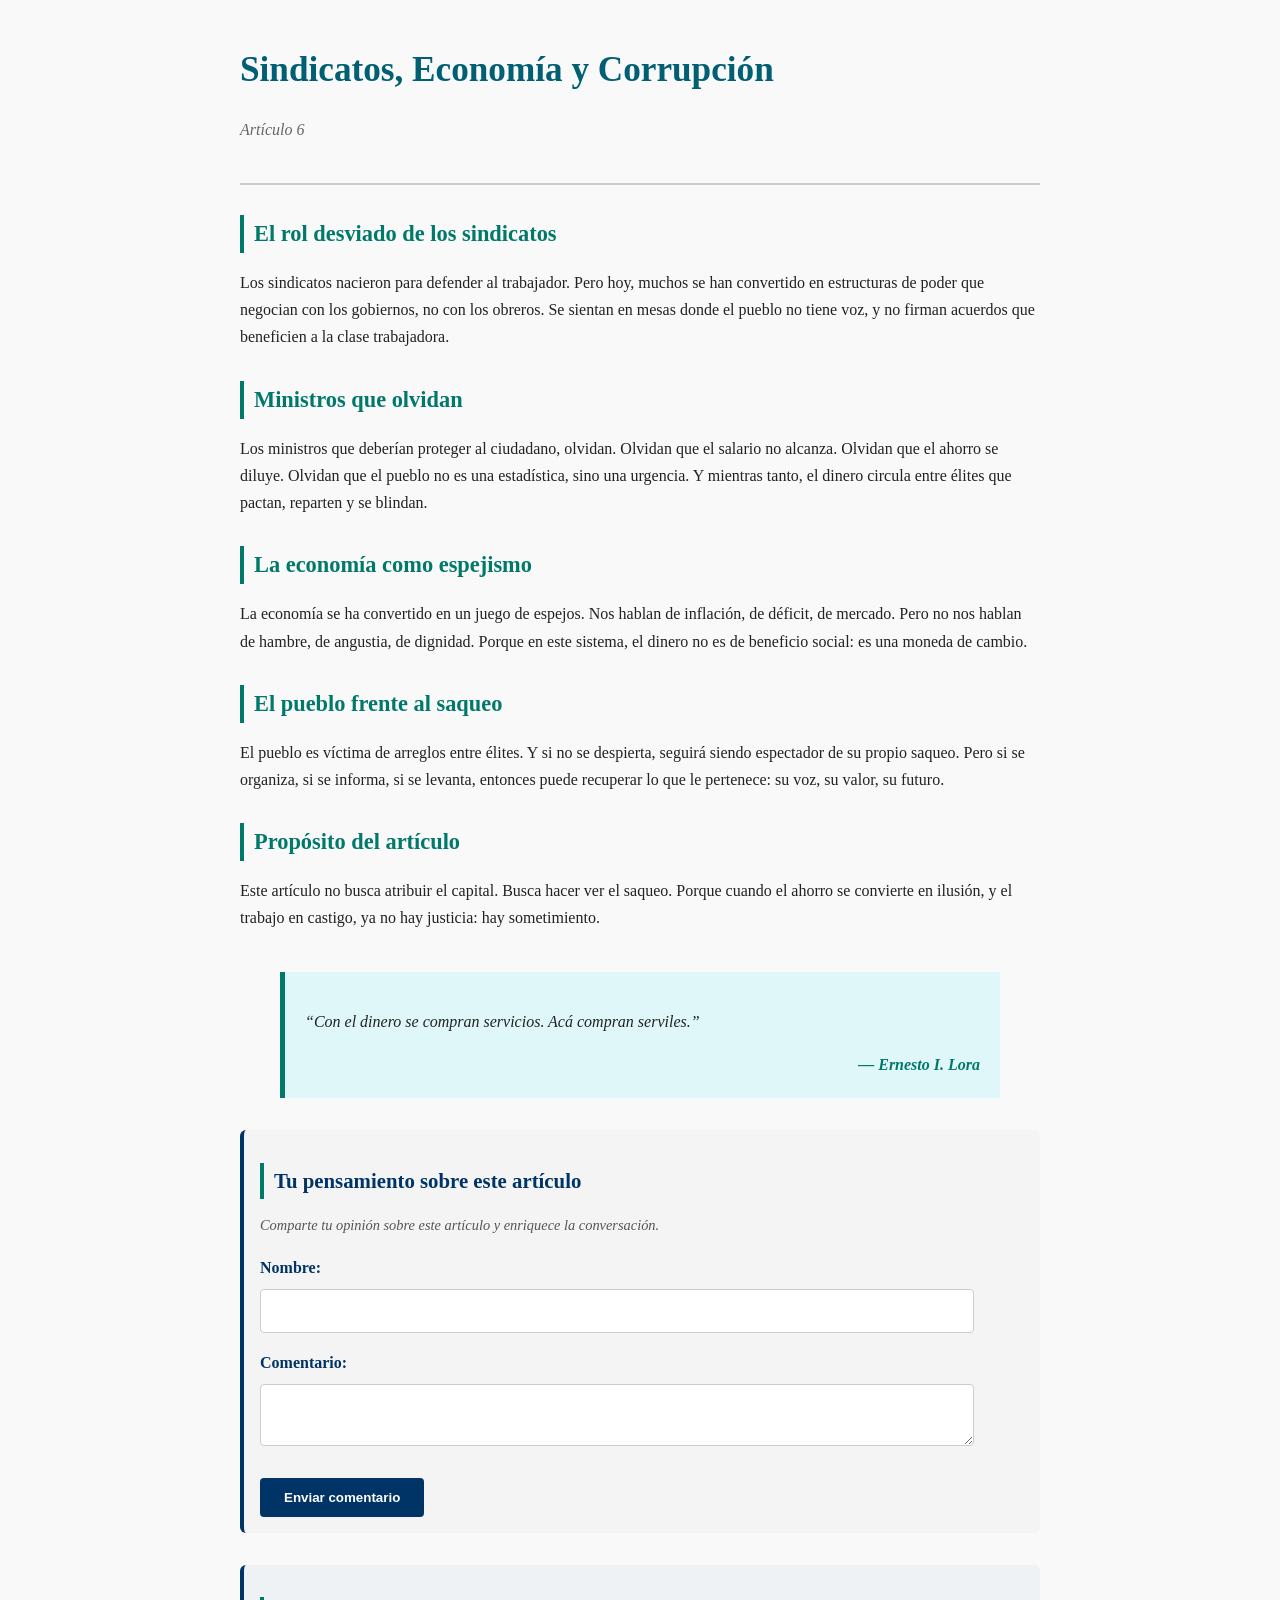
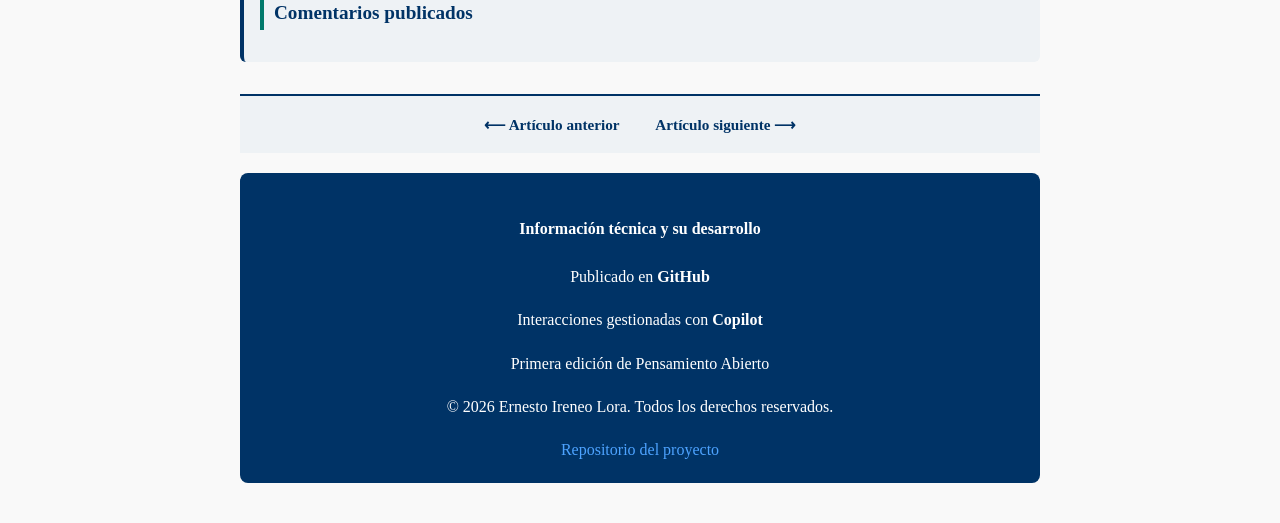
<file: articulos/articulo6.html>
<!DOCTYPE html>
<html lang="es">

<head>
  <meta charset="UTF-8" />
  <meta name="viewport" content="width=device-width, initial-scale=1.0" />
  <title>Sindicatos, Economía y Corrupción</title>
  <link rel="stylesheet" href="estilo.css">
  <link rel="stylesheet" href="../css/formulario.css">
  <link rel="stylesheet" href="../css/comentarios-publicados.css">
  <link rel="icon" href="../favicon.ico" type="image/x-icon">
<meta property="og:title" content="Sindicatos, Economía y Corrupción">
  <meta property="og:description" content="Un proyecto editorial y testimonial que busca abrir el debate sobre memoria, política, economía y sociedad.">
  <meta property="og:image" content="https://awilly0897.github.io/Pensamiento-Abierto-Primera-Edicion>/img/cgt.jpg">
  <meta property="og:url" content="https://awilly0897.github.io/Pensamiento-Abierto-Primera-Edicion>/articulos/articulo6.html">
  <meta property="og:type" content="article">
</head>

<body>
  <header role="banner" aria-label="Encabezado principal del artículo">
    <h1>Sindicatos, Economía y Corrupción</h1>
    <p class="articulo" aria-label="Número de artículo">Artículo 6</p>
  </header>

  <main role="main" aria-label="Contenido principal del artículo">
    <section aria-labelledby="sindicatos">
      <h2 id="sindicatos">El rol desviado de los sindicatos</h2>
      <p>Los sindicatos nacieron para defender al trabajador. Pero hoy, muchos se han convertido en estructuras de
        poder
        que negocian con los gobiernos, no con los obreros. Se sientan en mesas donde el pueblo no tiene voz, y
        no
        firman acuerdos que beneficien a la clase trabajadora.</p>
    </section>

    <section aria-labelledby="ministros">
      <h2 id="ministros">Ministros que olvidan</h2>
      <p>Los ministros que deberían proteger al ciudadano, olvidan. Olvidan que el salario no alcanza. Olvidan que
        el
        ahorro se diluye. Olvidan que el pueblo no es una estadística, sino una urgencia. Y mientras tanto, el
        dinero
        circula entre élites que pactan, reparten y se blindan.</p>
    </section>

    <section aria-labelledby="economia">
      <h2 id="economia">La economía como espejismo</h2>
      <p>La economía se ha convertido en un juego de espejos. Nos hablan de inflación, de déficit, de mercado.
        Pero no
        nos hablan de hambre, de angustia, de dignidad. Porque en este sistema, el dinero no es de beneficio
        social: es
        una moneda de cambio.</p>
    </section>

    <section aria-labelledby="despertar">
      <h2 id="despertar">El pueblo frente al saqueo</h2>
      <p>El pueblo es víctima de arreglos entre élites. Y si no se despierta, seguirá siendo espectador de su
        propio
        saqueo. Pero si se organiza, si se informa, si se levanta, entonces puede recuperar lo que le pertenece:
        su voz,
        su valor, su futuro.</p>
    </section>

    <section aria-labelledby="proposito">
      <h2 id="proposito">Propósito del artículo</h2>
      <p>Este artículo no busca atribuir el capital. Busca hacer ver el saqueo. Porque cuando el ahorro se
        convierte en
        ilusión, y el trabajo en castigo, ya no hay justicia: hay sometimiento.</p>
    </section>

    <blockquote aria-label="Cita destacada">
      <p>“Con el dinero se compran servicios. Acá compran serviles.”</p>
      <cite class="firma">— Ernesto I. Lora</cite>
    </blockquote>
  </main>

  <!-- Incluir formulario -->
  <div id="bloque-formulario"></div>

  <!-- Comentarios publicados -->
  <section id="comentarios-publicados" class="comentarios-publicados">
    <h2>Comentarios publicados</h2>
    <ul id="lista-publicados"></ul>
  </section>
  <nav class="navegacion-articulos" role="navigation" aria-label="Navegación entre artículos">
    <ul>
      <li>
        <a href="articulo5.html" aria-label="Ir al artículo anterior: artículo 5">
          ⟵ Artículo anterior
        </a>
      </li>
      <li>
        <a href="articulo7.html" aria-label="Ir al artículo siguiente: artículo 7">
          Artículo siguiente ⟶
        </a>
      </li>
    </ul>
  </nav>
  <!-- Footer unificado -->
  <footer class="footer-principal" role="contentinfo" aria-label="Información técnica y de edición">
    <h4>Información técnica y su desarrollo</h4>
    <p>Publicado en <strong>GitHub</strong></p>
    <p>Interacciones gestionadas con <strong>Copilot</strong></p>
    <p>Primera edición de Pensamiento Abierto</p>
    <p>© 2026 Ernesto Ireneo Lora. Todos los derechos reservados.</p>
    <a href="https://github.com/AWilly0897/Pensamiento-Abierto-Primera-Edicion" target="_blank">
      Repositorio del proyecto
    </a>
  </footer>
  
  <!-- Scripts -->
  <script src="../js/comentarios.js"></script>
  <script>
    // Cargar el formulario y el footer como componentes
    fetch("../componentes/formulario-comentario.html")
      .then(res => res.text())
      .then(html => {
        document.getElementById("bloque-formulario").innerHTML = html;
      });
  </script>
  </body>
  
  </html>
</file>
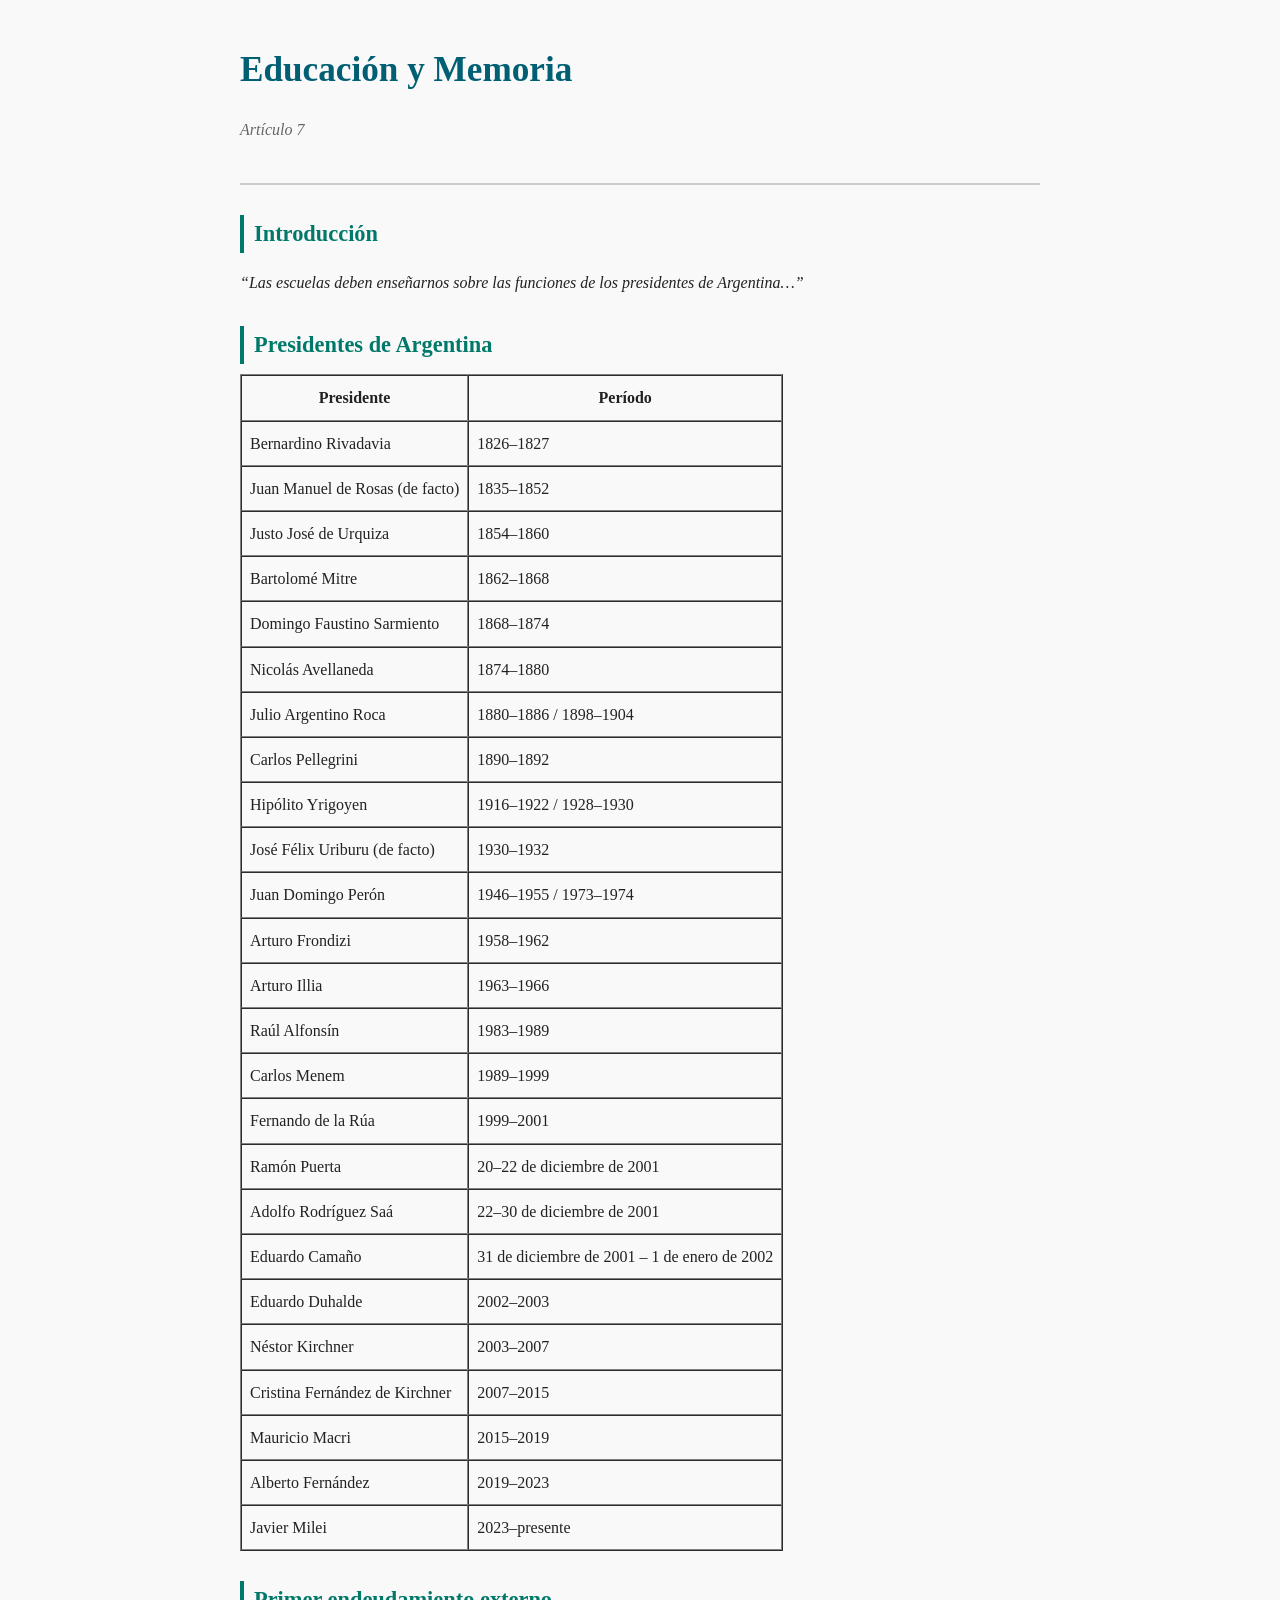
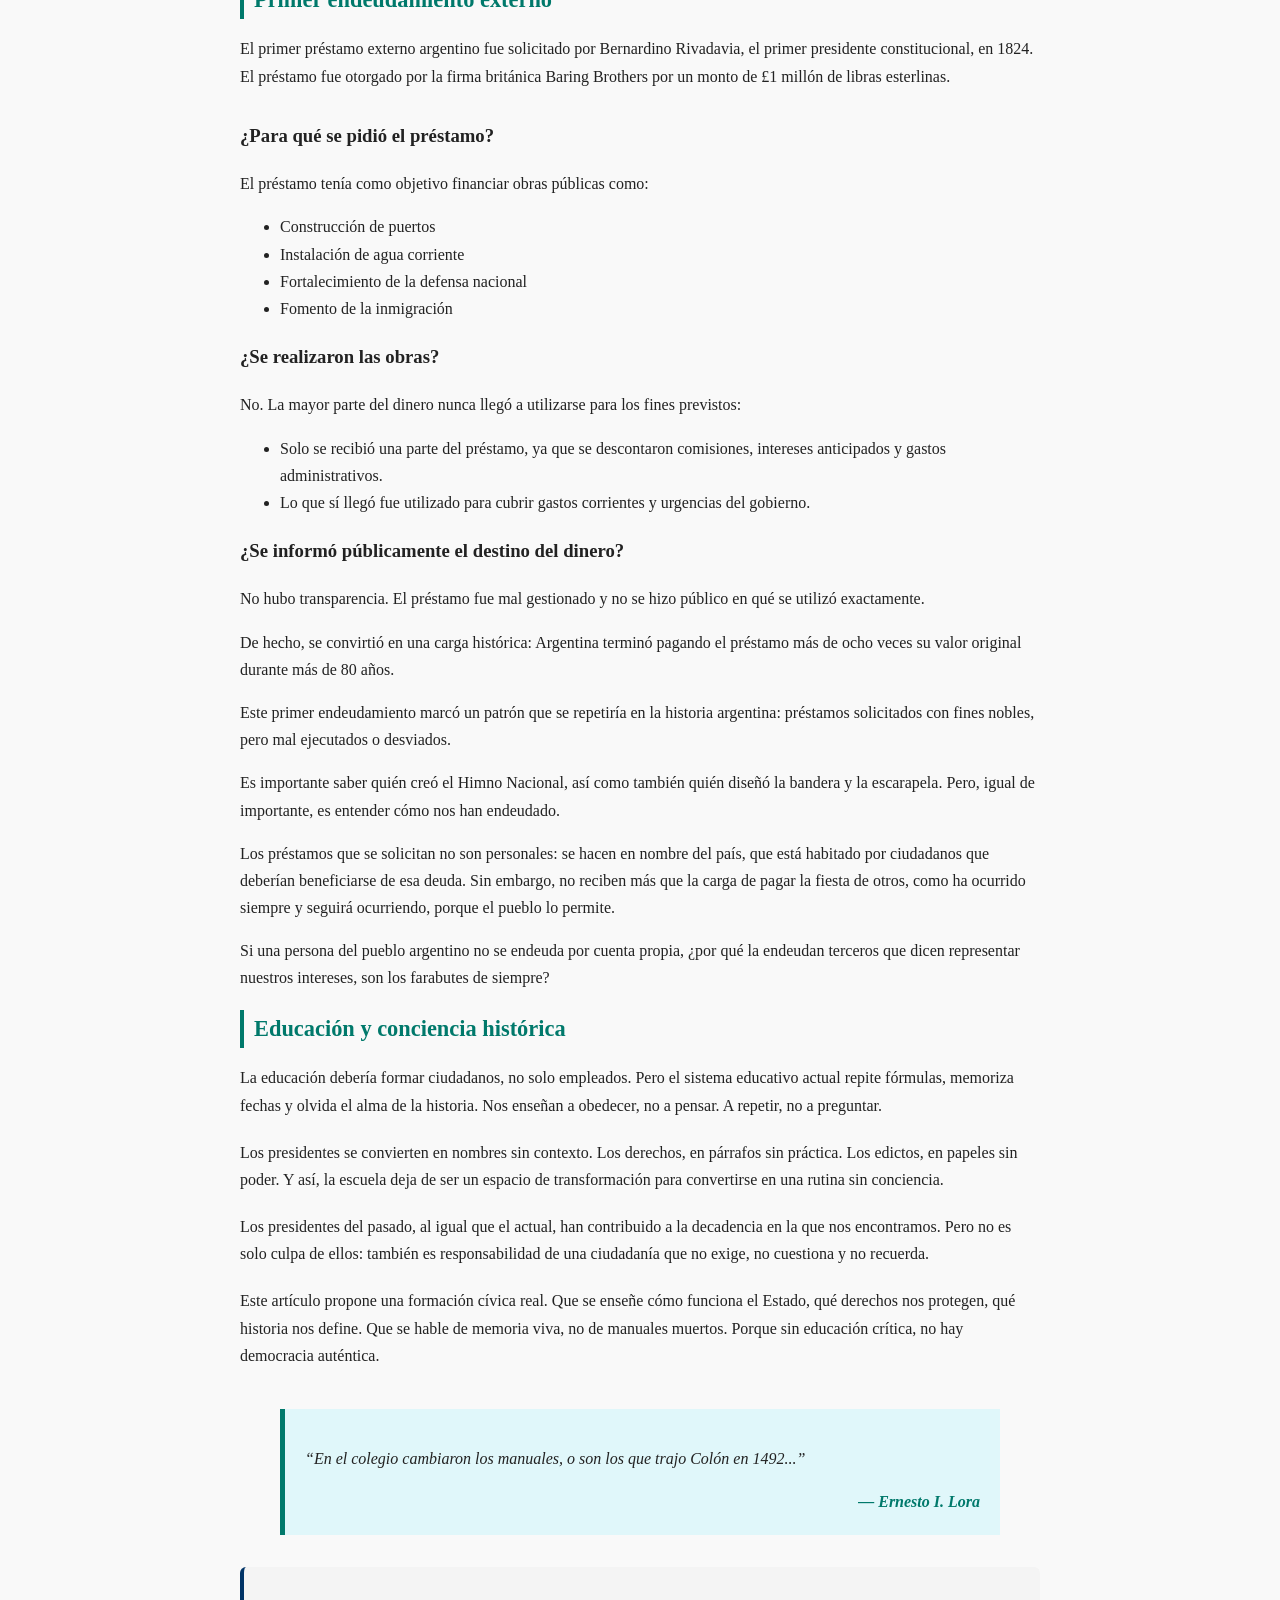
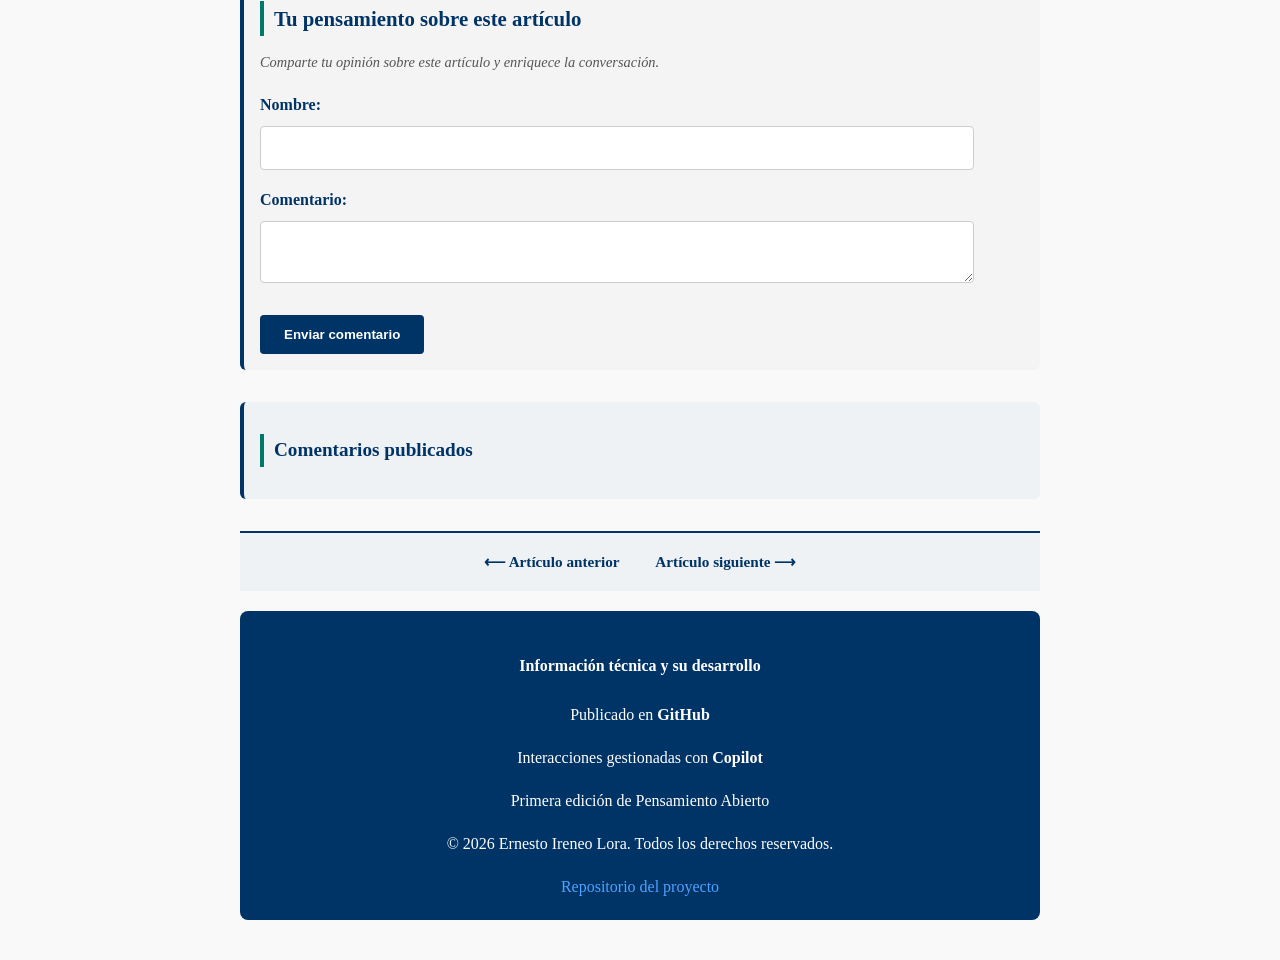
<file: articulos/articulo7.html>
<!DOCTYPE html>
<html lang="es">

<head>
  <meta charset="UTF-8" />
  <meta name="viewport" content="width=device-width, initial-scale=1.0" />
  <title>Educación y Memoria</title>
  <link rel="stylesheet" href="estilo.css">
  <link rel="stylesheet" href="../css/formulario.css">
  <link rel="stylesheet" href="../css/comentarios-publicados.css">
  <link rel="icon" href="../favicon.ico" type="image/x-icon">
  <meta property="og:title" content="Educación y Memoria">
  <meta property="og:description" content="Lo que deben enseñar en las escuelas las funciones de un presidente.">
  <meta property="og:image" content="https://awilly0897.github.io/Pensamiento-Abierto-Primera-Edicion>/img/escudo.jpg">
  <meta property="og:url" content="https://awilly0897.github.io/Pensamiento-Abierto-Primera-Edicion>/articulos/articulo7.html">
  <meta property="og:type" content="article">
</head>

<body>
  <header role="banner" aria-label="Encabezado principal del artículo">
    <h1>Educación y Memoria</h1>
    <p class="articulo" aria-label="Número de artículo">Artículo 7</p>
  </header>

  <main role="main" aria-label="Contenido principal del artículo">
    <section aria-labelledby="introduccion">
      <h2 id="introduccion">Introducción</h2>
      <p><em>“Las escuelas deben enseñarnos sobre las funciones de los presidentes de Argentina…”</em></p>
    </section>

    <section aria-labelledby="tabla-presidentes">
      <h2 id="tabla-presidentes">Presidentes de Argentina</h2>
      <table border="1" cellpadding="8" cellspacing="0" aria-label="Listado de presidentes argentinos">
        <thead>
          <tr>
            <th>Presidente</th>
            <th>Período</th>
          </tr>
        </thead>
        <tbody>
          <!-- Lista completa como ya está -->
          <tr>
            <td>Bernardino Rivadavia</td>
            <td>1826–1827</td>
          </tr>
          <tr>
            <td>Juan Manuel de Rosas (de facto)</td>
            <td>1835–1852</td>
          </tr>
          <tr>
            <td>Justo José de Urquiza</td>
            <td>1854–1860</td>
          </tr>
          <tr>
            <td>Bartolomé Mitre</td>
            <td>1862–1868</td>
          </tr>
          <tr>
            <td>Domingo Faustino Sarmiento</td>
            <td>1868–1874</td>
          </tr>
          <tr>
            <td>Nicolás Avellaneda</td>
            <td>1874–1880</td>
          </tr>
          <tr>
            <td>Julio Argentino Roca</td>
            <td>1880–1886 / 1898–1904</td>
          </tr>
          <tr>
            <td>Carlos Pellegrini</td>
            <td>1890–1892</td>
          </tr>
          <tr>
            <td>Hipólito Yrigoyen</td>
            <td>1916–1922 / 1928–1930</td>
          </tr>
          <tr>
            <td>José Félix Uriburu (de facto)</td>
            <td>1930–1932</td>
          </tr>
          <tr>
            <td>Juan Domingo Perón</td>
            <td>1946–1955 / 1973–1974</td>
          </tr>
          <tr>
            <td>Arturo Frondizi</td>
            <td>1958–1962</td>
          </tr>
          <tr>
            <td>Arturo Illia</td>
            <td>1963–1966</td>
          </tr>
          <tr>
            <td>Raúl Alfonsín</td>
            <td>1983–1989</td>
          </tr>
          <tr>
            <td>Carlos Menem</td>
            <td>1989–1999</td>
          </tr>
          <tr>
            <td>Fernando de la Rúa</td>
            <td>1999–2001</td>
          </tr>
          <tr>
            <td>Ramón Puerta</td>
            <td>20–22 de diciembre de 2001</td>
          </tr>
          <tr>
            <td>Adolfo Rodríguez Saá</td>
            <td>22–30 de diciembre de 2001</td>
          </tr>
          <tr>
            <td>Eduardo Camaño</td>
            <td>31 de diciembre de 2001 – 1 de enero de 2002</td>
          </tr>
          <tr>
            <td>Eduardo Duhalde</td>
            <td>2002–2003</td>
          </tr>
          <tr>
            <td>Néstor Kirchner</td>
            <td>2003–2007</td>
          </tr>
          <tr>
            <td>Cristina Fernández de Kirchner</td>
            <td>2007–2015</td>
          </tr>
          <tr>
            <td>Mauricio Macri</td>
            <td>2015–2019</td>
          </tr>
          <tr>
            <td>Alberto Fernández</td>
            <td>2019–2023</td>
          </tr>
          <tr>
            <td>Javier Milei</td>
            <td>2023–presente</td>
          </tr>
        </tbody>
      </table>
    </section>

    <section aria-labelledby="endeudamiento">
      <h2 id="endeudamiento">Primer endeudamiento externo</h2>
      <p>El primer préstamo externo argentino fue solicitado por Bernardino Rivadavia, el primer presidente
        constitucional, en 1824. El préstamo fue otorgado por la firma británica Baring Brothers por un monto de
        £1
        millón de libras esterlinas.</p>
    </section>

    <h3>¿Para qué se pidió el préstamo?</h3>
    <p>El préstamo tenía como objetivo financiar obras públicas como:</p>
    <ul>
      <li>Construcción de puertos</li>
      <li>Instalación de agua corriente</li>
      <li>Fortalecimiento de la defensa nacional</li>
      <li>Fomento de la inmigración</li>
    </ul>

    <h3>¿Se realizaron las obras?</h3>
    <p>No. La mayor parte del dinero nunca llegó a utilizarse para los fines previstos:</p>
    <ul>
      <li>Solo se recibió una parte del préstamo, ya que se descontaron comisiones, intereses anticipados y gastos
        administrativos.</li>
      <li>Lo que sí llegó fue utilizado para cubrir gastos corrientes y urgencias del gobierno.</li>
    </ul>

    <h3>¿Se informó públicamente el destino del dinero?</h3>
    <p>No hubo transparencia. El préstamo fue mal gestionado y no se hizo público en qué se utilizó exactamente.</p>
    <p>De hecho, se convirtió en una carga histórica: Argentina terminó pagando el préstamo más de ocho veces su
      valor
      original durante más de 80 años.</p>

    <p>Este primer endeudamiento marcó un patrón que se repetiría en la historia argentina: préstamos solicitados
      con
      fines nobles, pero mal ejecutados o desviados.</p>

    <p>Es importante saber quién creó el Himno Nacional, así como también quién diseñó la bandera y la escarapela.
      Pero, igual de importante, es entender cómo nos han endeudado.</p>

    <p>Los préstamos que se solicitan no son personales: se hacen en nombre del país, que está habitado por
      ciudadanos
      que deberían beneficiarse de esa deuda. Sin embargo,
      no reciben más que la carga de pagar la fiesta de otros, como ha ocurrido siempre y seguirá ocurriendo,
      porque
      el pueblo lo permite.</p>

    <p>Si una persona del pueblo argentino no se endeuda por cuenta propia, ¿por qué la endeudan terceros que dicen
      representar nuestros intereses, son los farabutes de siempre?</p>
    <section aria-labelledby="educacion">
      <h2 id="educacion">Educación y conciencia histórica</h2>
      <p>La educación debería formar ciudadanos, no solo empleados. Pero el sistema educativo actual repite
        fórmulas,
        memoriza fechas y olvida el alma de la historia.
        Nos enseñan a obedecer, no a pensar. A repetir, no a preguntar.</p>

      <p>Los presidentes se convierten en nombres sin contexto. Los derechos, en párrafos sin práctica. Los
        edictos, en
        papeles sin poder. Y así, la escuela deja de ser
        un espacio de transformación para convertirse en una rutina sin conciencia.</p>

      <p>Los presidentes del pasado, al igual que el actual, han contribuido a la decadencia en la que nos
        encontramos.
        Pero no es solo culpa de ellos:
        también es responsabilidad de una ciudadanía que no exige, no cuestiona y no recuerda.</p>

      <p>Este artículo propone una formación cívica real. Que se enseñe cómo funciona el Estado, qué derechos nos
        protegen, qué historia nos define.
        Que se hable de memoria viva, no de manuales muertos. Porque sin educación crítica, no hay democracia
        auténtica.
      </p>

    </section>

    <blockquote aria-label="Cita destacada">
      <p>“En el colegio cambiaron los manuales, o son los que trajo Colón en 1492...”</p>
      <cite class="firma">— Ernesto I. Lora</cite>
    </blockquote>
  </main>

  <!-- Incluir formulario -->
  <div id="bloque-formulario"></div>

  <!-- Comentarios publicados -->
  <section id="comentarios-publicados" class="comentarios-publicados">
    <h2>Comentarios publicados</h2>
    <ul id="lista-publicados"></ul>
  </section>
  <!-- Navegación entre artículos -->
  <nav class="navegacion-articulos" role="navigation" aria-label="Navegación entre artículos">
    <ul>
      <li>
        <a href="articulo6.html" aria-label="Ir al artículo anterior: artículo 6">
          ⟵ Artículo anterior
        </a>
      </li>
      <li>
        <a href="articulo8.html" aria-label="Ir al artículo siguiente: artículo 8">
          Artículo siguiente ⟶
        </a>
      </li>
    </ul>
  </nav>
  <!-- Footer unificado -->
  <footer class="footer-principal" role="contentinfo" aria-label="Información técnica y de edición">
    <h4>Información técnica y su desarrollo</h4>
    <p>Publicado en <strong>GitHub</strong></p>
    <p>Interacciones gestionadas con <strong>Copilot</strong></p>
    <p>Primera edición de Pensamiento Abierto</p>
    <p>© 2026 Ernesto Ireneo Lora. Todos los derechos reservados.</p>
    <a href="https://github.com/AWilly0897/Pensamiento-Abierto-Primera-Edicion" target="_blank">
      Repositorio del proyecto
    </a>
  </footer>
  
  <!-- Scripts -->
  <script src="../js/comentarios.js"></script>
  <script>
    // Cargar el formulario y el footer como componentes
    fetch("../componentes/formulario-comentario.html")
      .then(res => res.text())
      .then(html => {
        document.getElementById("bloque-formulario").innerHTML = html;
      });
  </script>
  </body>
  
  </html>
</file>
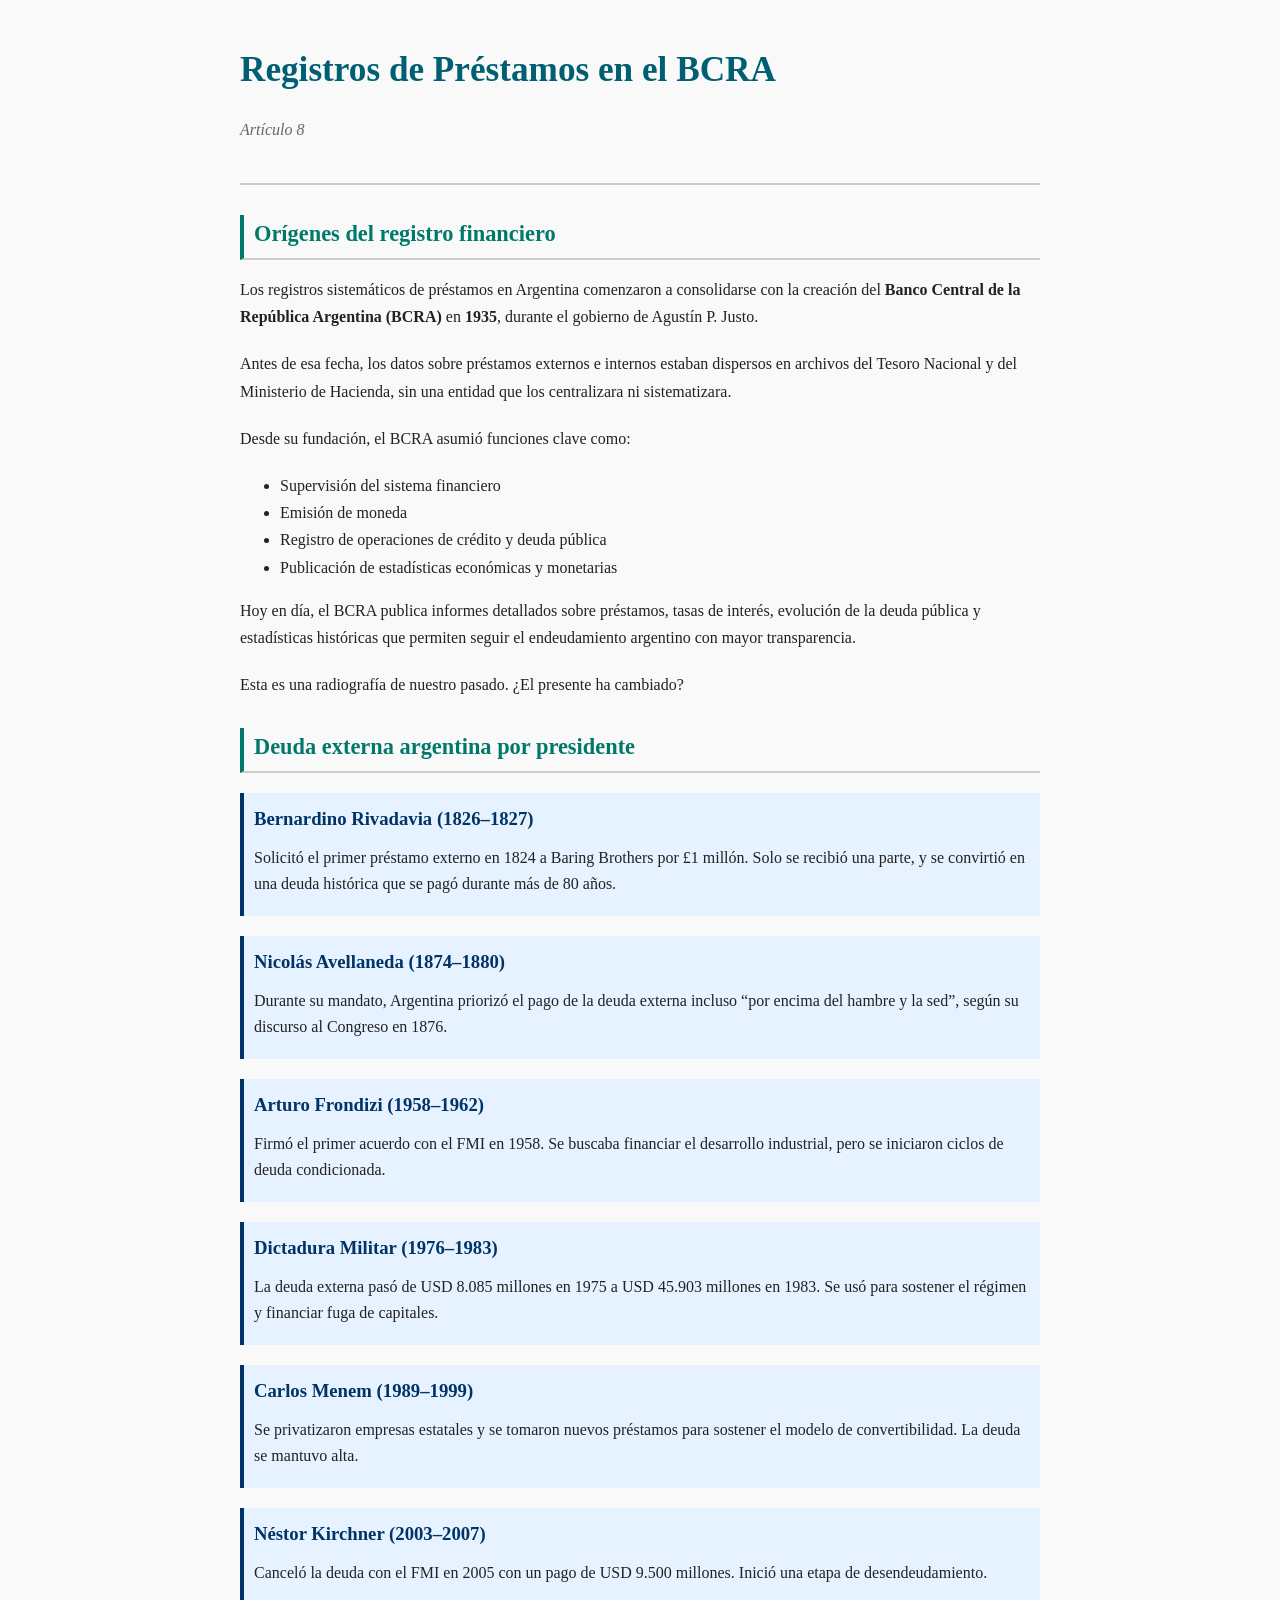
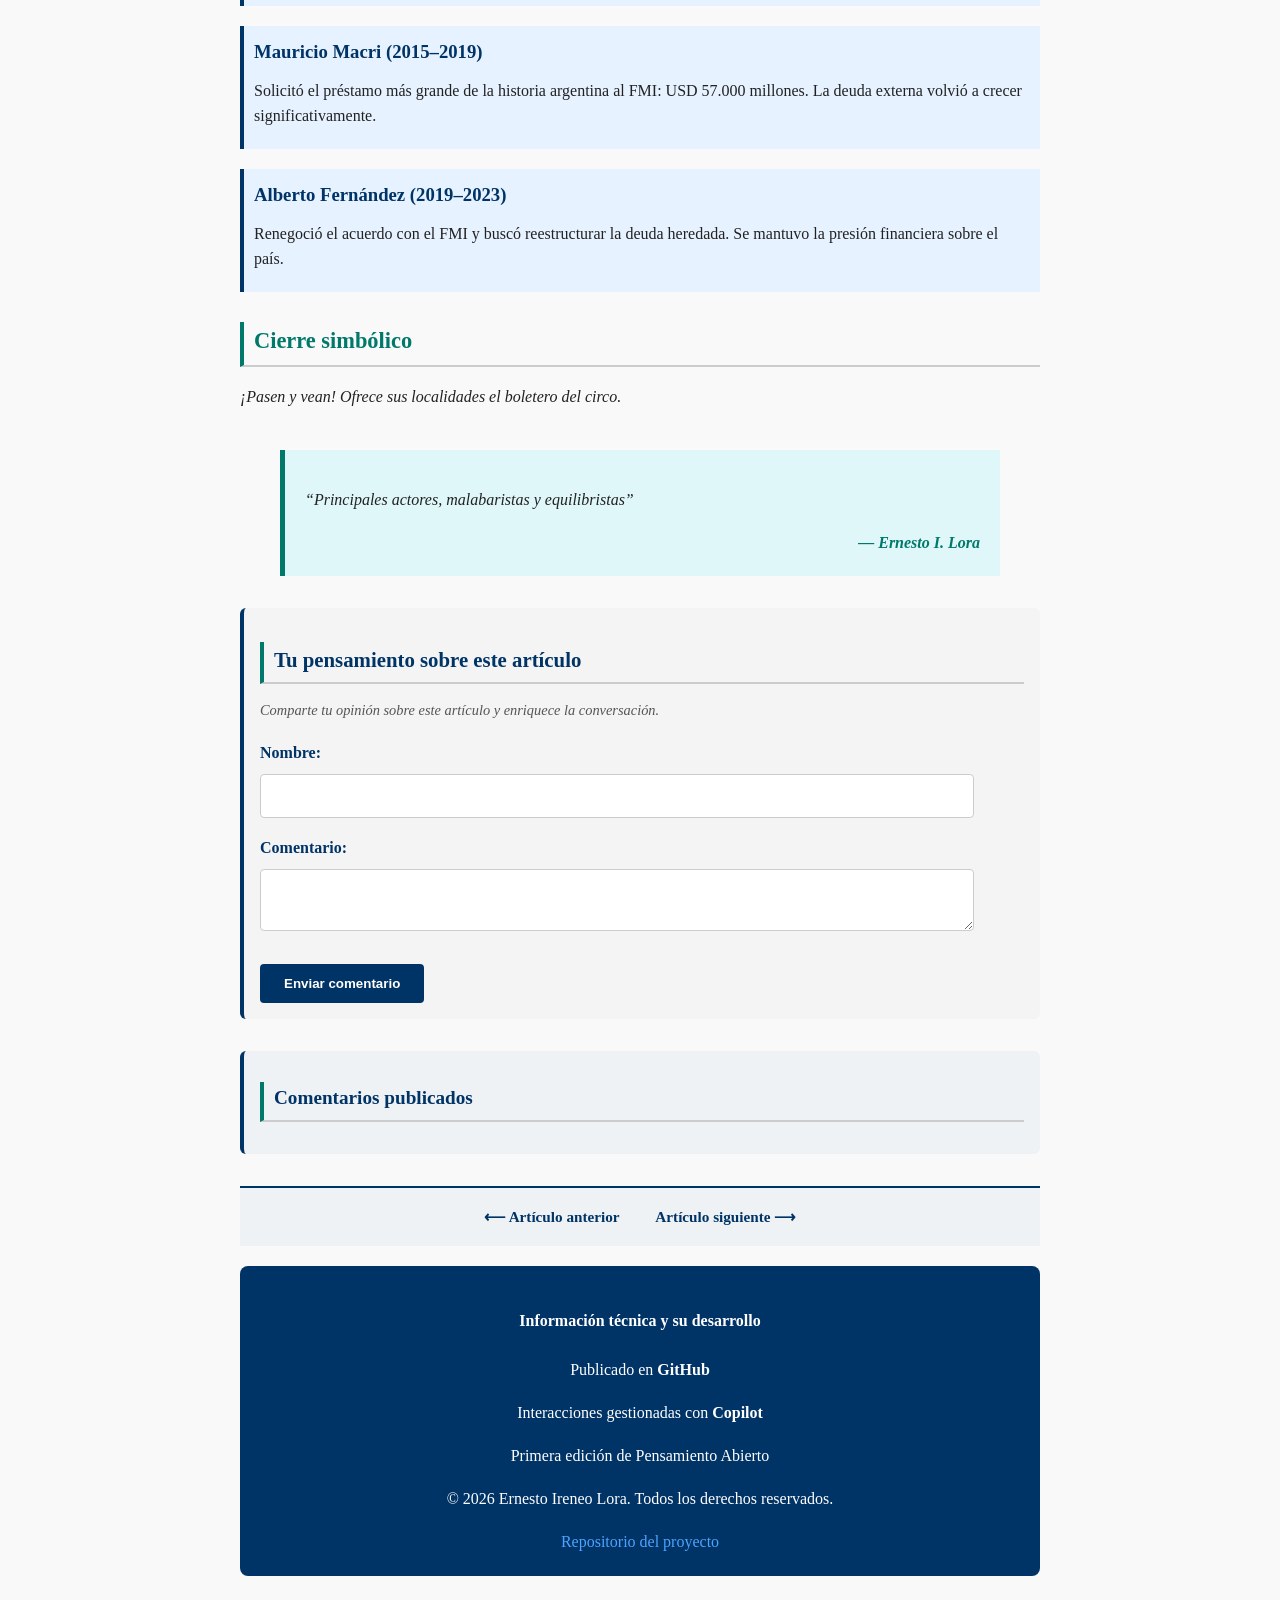
<file: articulos/articulo8.html>
<!DOCTYPE html>
<html lang="es">

<head>
    <meta charset="UTF-8" />
    <meta name="viewport" content="width=device-width, initial-scale=1.0" />
    <title>Registros de Préstamos en el BCRA</title>
    <link rel="stylesheet" href="estilo.css">
    <link rel="stylesheet" href="../css/formulario.css">
    <link rel="stylesheet" href="../css/comentarios-publicados.css">
    <link rel="icon" href="../favicon.ico" type="image/x-icon">
    <meta property="og:title" content="Registros de Préstamos en el BCRA">
  <meta property="og:description" content="Un proyecto editorial y testimonial que busca abrir el debate sobre memoria, política, economía y sociedad.">
  <meta property="og:image" content="https://awilly0897.github.io/Pensamiento-Abierto-Primera-Edicion>/img/escudo.jpg">
  <meta property="og:url" content="https://awilly0897.github.io/Pensamiento-Abierto-Primera-Edicion>/articulos/articulo8.html">
  <meta property="og:type" content="article">
</head>
    <style>
        h2 {
            color: #003366;
            border-bottom: 2px solid #ccc;
            padding-bottom: 5px;
        }

        .presidente {
            margin-top: 20px;
            padding: 10px;
            background-color: #e6f2ff;
            border-left: 4px solid #003366;
        }

        .presidente h3 {
            margin: 0;
            color: #003366;
        }

        .presidente p {
            margin: 10px 0;
            line-height: 1.6;
        }
    </style>
</head>

<body>
    <header role="banner" aria-label="Encabezado principal del artículo">
        <h1>Registros de Préstamos en el BCRA</h1>
        <p class="articulo" aria-label="Número de artículo">Artículo 8</p>
    </header>

    <main role="main" aria-label="Contenido principal del artículo">
        <section aria-labelledby="historia-bcra">
            <h2 id="historia-bcra">Orígenes del registro financiero</h2>
            <p>Los registros sistemáticos de préstamos en Argentina comenzaron a consolidarse con la creación del
                <strong>Banco Central de la República Argentina (BCRA)</strong> en <strong>1935</strong>, durante el
                gobierno de Agustín P. Justo.
            </p>
            <p>Antes de esa fecha, los datos sobre préstamos externos e internos estaban dispersos en archivos del
                Tesoro Nacional y del Ministerio de Hacienda, sin una entidad que los centralizara ni sistematizara.</p>
            <p>Desde su fundación, el BCRA asumió funciones clave como:</p>
            <ul>
                <li>Supervisión del sistema financiero</li>
                <li>Emisión de moneda</li>
                <li>Registro de operaciones de crédito y deuda pública</li>
                <li>Publicación de estadísticas económicas y monetarias</li>
            </ul>
            <p>Hoy en día, el BCRA publica informes detallados sobre préstamos, tasas de interés, evolución de la deuda
                pública y estadísticas históricas que permiten seguir el endeudamiento argentino con mayor
                transparencia.</p>
            <p>Esta es una radiografía de nuestro pasado. ¿El presente ha cambiado?</p>
        </section>

        <section aria-labelledby="deuda-presidentes">
            <h2 id="deuda-presidentes">Deuda externa argentina por presidente</h2>

            <div class="presidente">
                <h3>Bernardino Rivadavia (1826–1827)</h3>
                <p>Solicitó el primer préstamo externo en 1824 a Baring Brothers por £1 millón. Solo se recibió una
                    parte, y se convirtió en una deuda histórica que se pagó durante más de 80 años.</p>
            </div>

            <div class="presidente">
                <h3>Nicolás Avellaneda (1874–1880)</h3>
                <p>Durante su mandato, Argentina priorizó el pago de la deuda externa incluso “por encima del hambre y
                    la sed”, según su discurso al Congreso en 1876.</p>
            </div>

            <div class="presidente">
                <h3>Arturo Frondizi (1958–1962)</h3>
                <p>Firmó el primer acuerdo con el FMI en 1958. Se buscaba financiar el desarrollo industrial, pero se
                    iniciaron ciclos de deuda condicionada.</p>
            </div>

            <div class="presidente">
                <h3>Dictadura Militar (1976–1983)</h3>
                <p>La deuda externa pasó de USD 8.085 millones en 1975 a USD 45.903 millones en 1983. Se usó para
                    sostener el régimen y financiar fuga de capitales.</p>
            </div>

            <div class="presidente">
                <h3>Carlos Menem (1989–1999)</h3>
                <p>Se privatizaron empresas estatales y se tomaron nuevos préstamos para sostener el modelo de
                    convertibilidad. La deuda se mantuvo alta.</p>
            </div>

            <div class="presidente">
                <h3>Néstor Kirchner (2003–2007)</h3>
                <p>Canceló la deuda con el FMI en 2005 con un pago de USD 9.500 millones. Inició una etapa de
                    desendeudamiento.</p>
            </div>

            <div class="presidente">
                <h3>Mauricio Macri (2015–2019)</h3>
                <p>Solicitó el préstamo más grande de la historia argentina al FMI: USD 57.000 millones. La deuda
                    externa volvió a crecer significativamente.</p>
            </div>

            <div class="presidente">
                <h3>Alberto Fernández (2019–2023)</h3>
                <p>Renegoció el acuerdo con el FMI y buscó reestructurar la deuda heredada. Se mantuvo la presión
                    financiera sobre el país.</p>
            </div>
        </section>

        <section aria-labelledby="cierre">
            <h2 id="cierre">Cierre simbólico</h2>
            <p><em>¡Pasen y vean! Ofrece sus localidades el boletero del circo.</em></p>
        </section>

        <blockquote aria-label="Cita destacada">
            <p>“Principales actores, malabaristas y equilibristas”</p>
            <cite class="firma">— Ernesto I. Lora</cite>
        </blockquote>
    </main>

    <!-- Incluir formulario -->
    <div id="bloque-formulario"></div>

    <!-- Comentarios publicados -->
    <section id="comentarios-publicados" class="comentarios-publicados">
        <h2>Comentarios publicados</h2>
        <ul id="lista-publicados"></ul>
    </section>
    <!-- Navegación entre artículos -->
    <nav class="navegacion-articulos" role="navigation" aria-label="Navegación entre artículos">
        <ul>
            <li>
                <a href="articulo7.html" aria-label="Ir al artículo anterior: artículo 7">
                    ⟵ Artículo anterior
                </a>
            </li>
            <li>
                <a href="articulo9.html" aria-label="Ir al artículo siguiente: artículo 9">
                    Artículo siguiente ⟶
                </a>
            </li>
        </ul>
    </nav>
   <!-- Footer unificado -->
  <footer class="footer-principal" role="contentinfo" aria-label="Información técnica y de edición">
    <h4>Información técnica y su desarrollo</h4>
    <p>Publicado en <strong>GitHub</strong></p>
    <p>Interacciones gestionadas con <strong>Copilot</strong></p>
    <p>Primera edición de Pensamiento Abierto</p>
    <p>© 2026 Ernesto Ireneo Lora. Todos los derechos reservados.</p>
    <a href="https://github.com/AWilly0897/Pensamiento-Abierto-Primera-Edicion" target="_blank">
      Repositorio del proyecto
    </a>
  </footer>
  
  <!-- Scripts -->
  <script src="../js/comentarios.js"></script>
  <script>
    // Cargar el formulario y el footer como componentes
    fetch("../componentes/formulario-comentario.html")
      .then(res => res.text())
      .then(html => {
        document.getElementById("bloque-formulario").innerHTML = html;
      });
  </script>
  </body>
  
  </html>
</file>
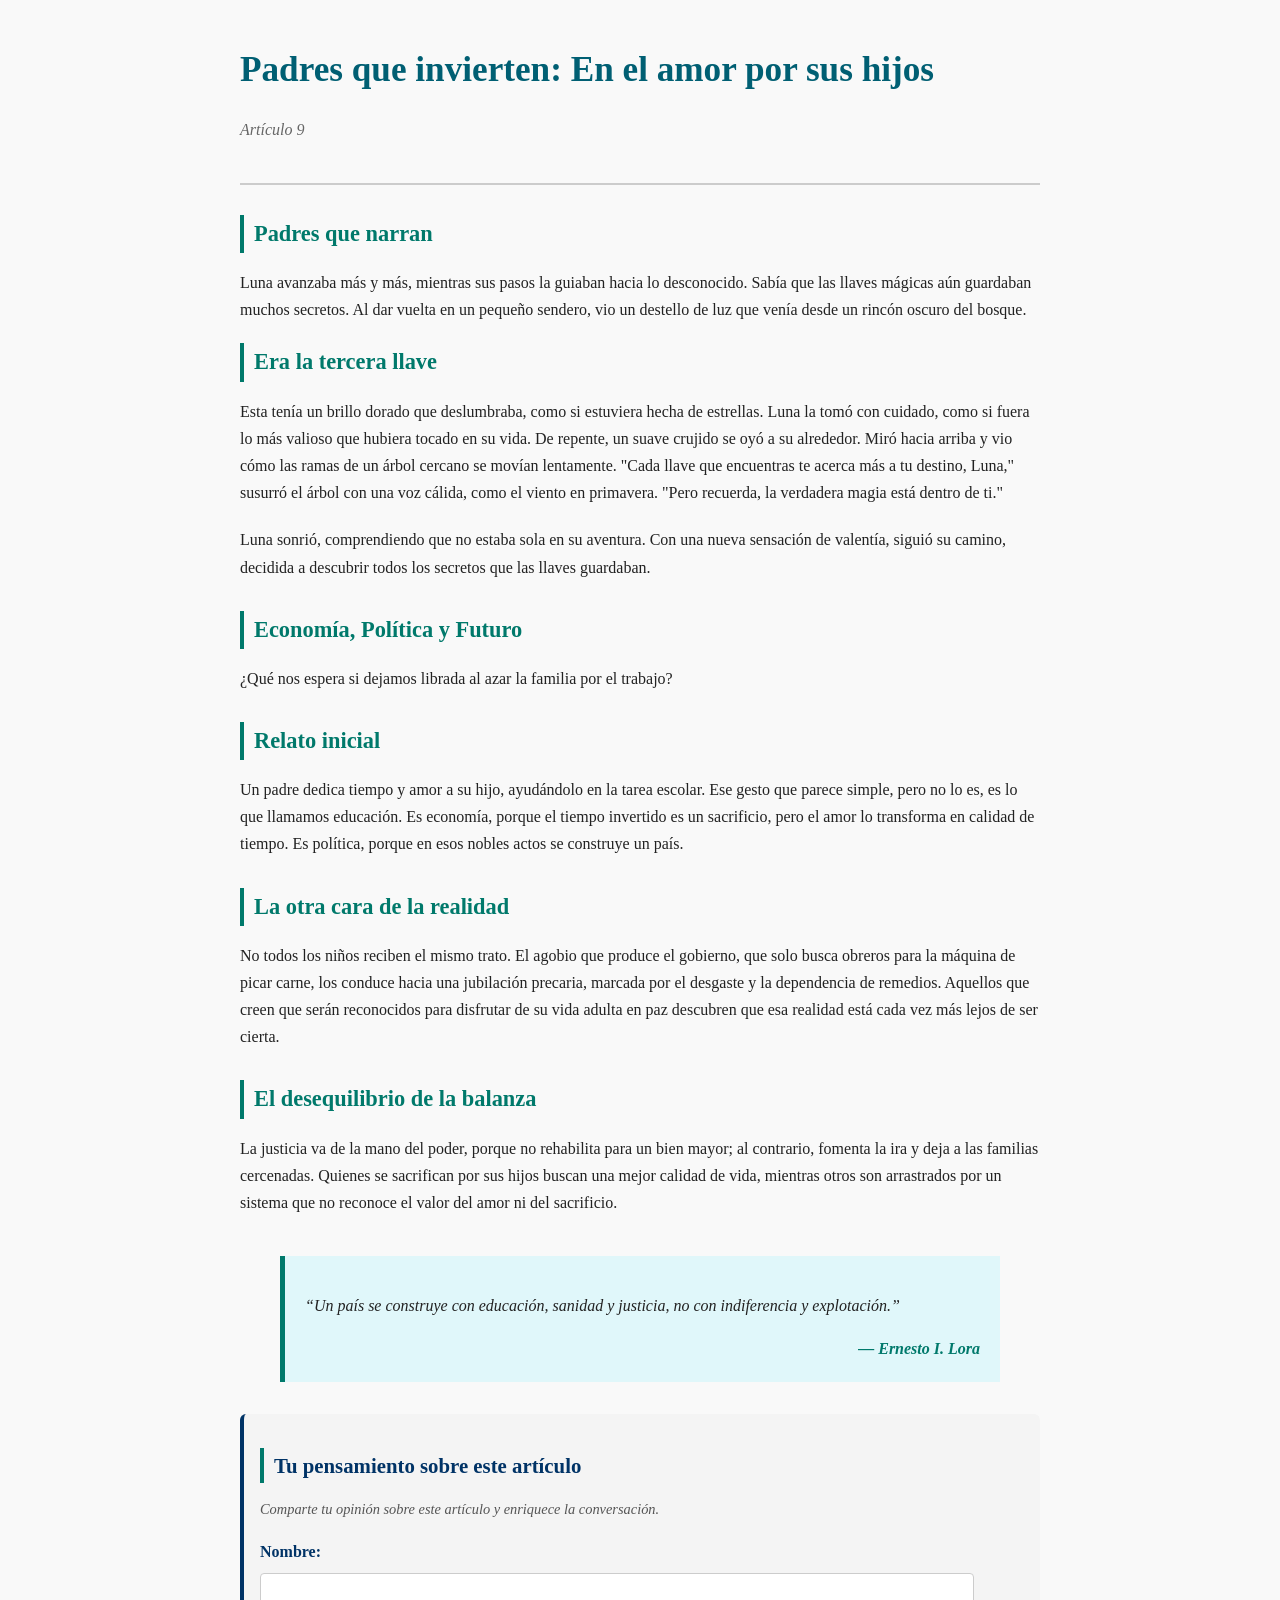
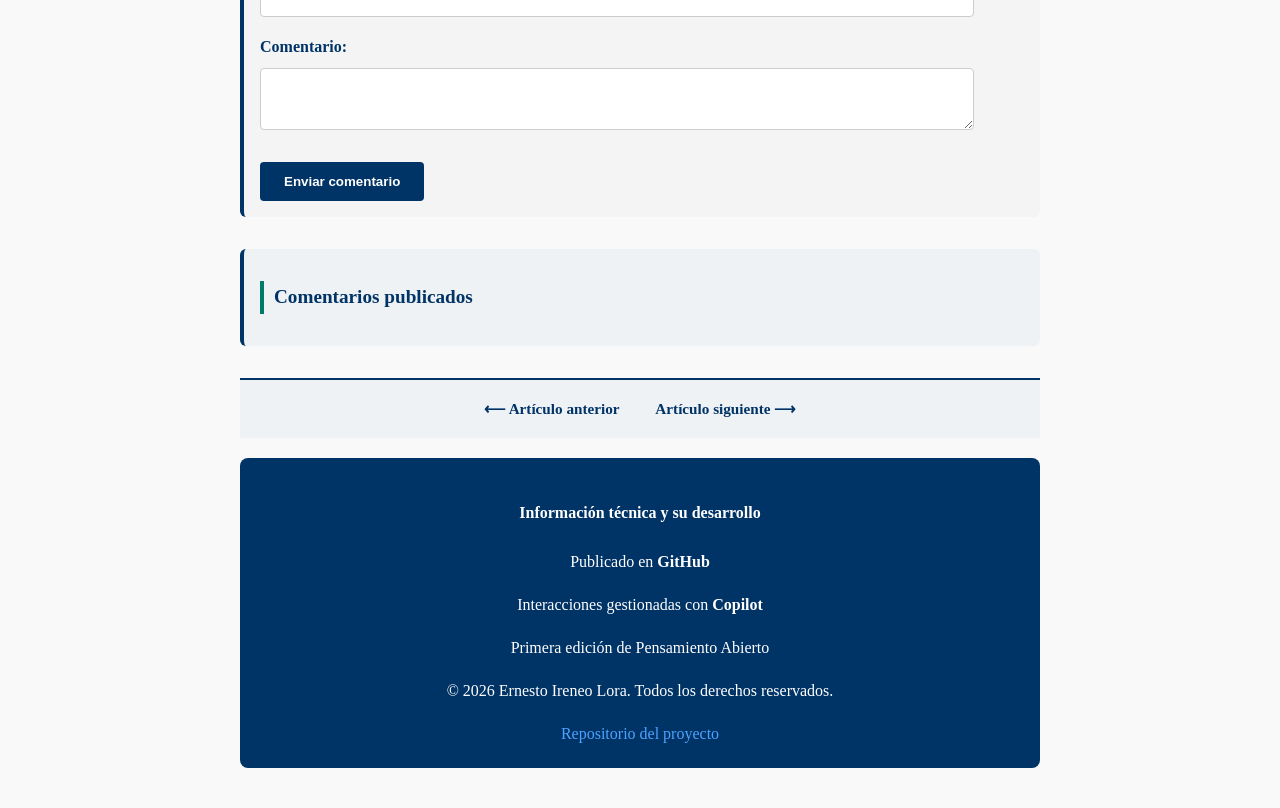
<file: articulos/articulo9.html>
<!DOCTYPE html>
<html lang="es">

<head>
    <meta charset="UTF-8">
    <meta name="viewport" content="width=device-width, initial-scale=1.0">
    <title>Padres que invierten</title>
    <link rel="stylesheet" href="estilo.css">
    <link rel="stylesheet" href="../css/formulario.css">
  <link rel="stylesheet" href="../css/comentarios-publicados.css">
  <link rel="icon" href="../favicon.ico" type="image/x-icon">
<meta property="og:title" content="Padres que invierten">
  <meta property="og:description" content="Un proyecto editorial y testimonial que busca abrir el debate sobre memoria, política, economía y sociedad.">
  <meta property="og:image" content="https://awilly0897.github.io/Pensamiento-Abierto-Primera-Edicion/img/p4.jpg">
  <meta property="og:url" content="https://awilly0897.github.io/Pensamiento-Abierto-Primera-Edicion/articulos/articulo9.html">
  <meta property="og:type" content="article">
</head>

<body>
    <header role="banner" aria-label="Encabezado principal del artículo">
        <h1>Padres que invierten: En el amor por sus hijos</h1>
        <p class="articulo" aria-label="Número de artículo">Artículo 9</p>
    </header>

    <main role="main" aria-label="Contenido principal del artículo">
        <section aria-labelledby="tarea">
            <h2 id="tarea">Padres que narran</h2>
            <p>
                Luna avanzaba más y más, mientras sus pasos la guiaban hacia lo desconocido. Sabía que las llaves mágicas aún guardaban muchos secretos.
                Al dar vuelta en un pequeño sendero, vio un destello de luz que venía desde un rincón oscuro del bosque.
            </p>

            <h2>Era la tercera llave</h2>

            <p>
                Esta tenía un brillo dorado que deslumbraba, como si estuviera hecha de estrellas. Luna la tomó con cuidado, como si fuera lo más valioso que hubiera tocado en su vida.
                De repente, un suave crujido se oyó a su alrededor. Miró hacia arriba y vio cómo las ramas de un árbol cercano se movían lentamente. 
                "Cada llave que encuentras te acerca más a tu destino, Luna," susurró el árbol con una voz cálida, como el viento en primavera. 
                "Pero recuerda, la verdadera magia está dentro de ti."
            </p>

            <p>
                Luna sonrió, comprendiendo que no estaba sola en su aventura. Con una nueva sensación de valentía, siguió su camino, decidida a descubrir todos los secretos que las llaves guardaban.
            </p>
        </section>

        <section aria-labelledby="justicia">
            <h2 id="justicia">Economía, Política y Futuro</h2>
            <p>¿Qué nos espera si dejamos librada al azar la familia por el trabajo?</p>
        </section>

        <section aria-labelledby="relato">
            <h2 id="relato">Relato inicial</h2>
            <p>
                Un padre dedica tiempo y amor a su hijo, ayudándolo en la tarea escolar. Ese gesto que parece simple, pero no lo es, es lo que llamamos educación. 
                Es economía, porque el tiempo invertido es un sacrificio, pero el amor lo transforma en calidad de tiempo. 
                Es política, porque en esos nobles actos se construye un país.
            </p>
        </section>

        <section aria-labelledby="realidad">
            <h2 id="realidad">La otra cara de la realidad</h2>
            <p>
                No todos los niños reciben el mismo trato. El agobio que produce el gobierno, que solo busca obreros para la máquina de picar carne, los conduce hacia una jubilación 
                precaria, marcada por el desgaste y la dependencia de remedios.  
                Aquellos que creen que serán reconocidos para disfrutar de su vida adulta en paz descubren que esa realidad está cada vez más lejos de ser cierta.
            </p>
        </section>

        <section aria-labelledby="desequilibrio">
            <h2 id="desequilibrio">El desequilibrio de la balanza</h2>
            <p>
                La justicia va de la mano del poder, porque no rehabilita para un bien mayor; al contrario, fomenta la ira y deja a las familias cercenadas. 
                Quienes se sacrifican por sus hijos buscan una mejor calidad de vida, mientras otros son arrastrados por un sistema que no reconoce el valor del amor ni del sacrificio.
            </p>
        </section>

        <blockquote aria-label="Cita destacada">
            <p>“Un país se construye con educación, sanidad y justicia, no con indiferencia y explotación.”</p>
            <cite class="firma">— Ernesto I. Lora</cite>
        </blockquote>
    </main>
  
    <!-- Incluir formulario -->
    <div id="bloque-formulario"></div>

    <!-- Comentarios publicados -->
    <section id="comentarios-publicados" class="comentarios-publicados">
        <h2>Comentarios publicados</h2>
        <ul id="lista-publicados"></ul>
    </section>
    <!-- Navegación entre artículos -->
    <nav class="navegacion-articulos" role="navigation" aria-label="Navegación entre artículos">
        <ul>
            <li>
                <a href="articulo8.html" aria-label="Ir al artículo anterior: artículo 7">
                    ⟵ Artículo anterior
                </a>
            </li>
            <li>
                <a href="articulo10.html" aria-label="Ir al artículo siguiente: artículo 9">
                    Artículo siguiente ⟶
                </a>
            </li>
        </ul>
    </nav>
  <!-- Footer unificado -->
  <footer class="footer-principal" role="contentinfo" aria-label="Información técnica y de edición">
    <h4>Información técnica y su desarrollo</h4>
    <p>Publicado en <strong>GitHub</strong></p>
    <p>Interacciones gestionadas con <strong>Copilot</strong></p>
    <p>Primera edición de Pensamiento Abierto</p>
    <p>© 2026 Ernesto Ireneo Lora. Todos los derechos reservados.</p>
    <a href="https://github.com/AWilly0897/Pensamiento-Abierto-Primera-Edicion" target="_blank">
      Repositorio del proyecto
    </a>
  </footer>
  
  <!-- Scripts -->
  <script src="../js/comentarios.js"></script>
  <script>
    // Cargar el formulario y el footer como componentes
    fetch("../componentes/formulario-comentario.html")
      .then(res => res.text())
      .then(html => {
        document.getElementById("bloque-formulario").innerHTML = html;
      });
  </script>
  </body>
  
  </html>
</file>
<file: css/estilos.css>
/* Reset básico */
* {
  margin: 0;
  padding: 0;
  box-sizing: border-box;
}

/* Tipografía accesible */
body {
  font-family: 'Georgia', serif;
  font-size: 1.1rem;
  line-height: 1.6;
  color: #222;
  background-color: #fdfdfd;
  padding: 2rem;
}

/* Encabezado con icono */
.encabezado-con-icono {
  display: flex;
  flex-direction: column; /* apila imagen y texto */
  align-items: center;
  justify-content: center;
  gap: 0.5rem;
}

.icono-header {
  width: 64px;
  height: 64px;
  margin-top: 0;
}

/* Encabezado */
header {
  background-color: #003366;
  color: #fff;
  padding: 2rem;
  margin-bottom: 2rem;
  border-radius: 8px;
}

header h1 {
  font-size: 2rem;
  color: #ffffff; /* blanco para que contraste */
}

.subtitulo {
  font-size: 1rem;
  color: #cce0ff;
  margin-top: 0.5rem;
  font-style: italic;
}

header section {
  margin-top: 1.5rem;
}

header h2 {
  font-size: 1.2rem;
  color: #003366;
  margin-bottom: 0.5rem;
}

header p {
  color: #003366;
}

/* Navegación */
nav ul {
  list-style: none;
  margin-top: 1rem;
  padding: 0;
  display: flex;
  gap: 1rem;
}

nav a {
  color: #fff;
  text-decoration: none;
  font-weight: bold;
}

nav a:hover {
  text-decoration: underline;
}

/* Títulos */
h2 {
  font-size: 1.5rem;
  margin-bottom: 0.5rem;
  color: #003366;
}

/* Párrafos */
p {
  margin-bottom: 1rem;
}

/* Secciones */
section {
  margin-bottom: 2rem;
  padding: 1rem;
  background-color: #f4f4f4;
  border-left: 4px solid #003366;
  border-radius: 6px;
}

/* Acordeón */
.acordeon-btn {
  display: block;
  width: 100%;
  text-align: left;
  background-color: #003366;
  color: #fff;
  padding: 0.75rem 1rem;
  font-size: 1rem;
  border: none;
  border-radius: 6px;
  margin-bottom: 0.5rem;
  cursor: pointer;
}

.acordeon-btn:hover,
.acordeon-btn:focus {
  background-color: #0055aa;
  outline: none;
}

.acordeon-panel {
  padding: 1rem;
  background-color: #f4f4f4;
  border-left: 4px solid #003366;
  border-radius: 6px;
  margin-bottom: 1rem;
}

/* Footer */
.footer-principal {
  background-color: #003366;
  color: #fff;
  text-align: center;
  padding: 20px;
  font-family: 'Georgia', serif; 
}

.footer-principal a {
  color: #4da3ff;           /* enlace destacado */
  text-decoration: none;
}

.footer-principal a:hover {
  text-decoration: underline;
}

/* Contenedor de artículos */
.contenedor-articulos {
  margin-top: 2rem;
  padding: 1rem;
  background-color: #eef2f5;
  border-left: 4px solid #003366;
  border-radius: 6px;
}

.contenedor-articulos h2 {
  font-size: 1.4rem;
  color: #003366;
  margin-bottom: 1rem;
}

.contenedor-articulos ul {
  list-style-type: none; /* elimina los puntos */
  padding-left: 0;       /* quita el espacio del margen */
}

.contenedor-articulos li {
  margin-bottom: 0.5rem; /* separa los enlaces */
}

.contenedor-articulos a {
  color: #003366;
  text-decoration: none;
  font-weight: bold;
}

.contenedor-articulos a:hover {
  text-decoration: underline;
}

.proximo-articulo {
  font-size: 0.9rem;
  color: #555;
  margin-top: 1rem;
}

/* Responsividad */
@media (max-width: 768px) {
  body {
    padding: 1rem;
    font-size: 1rem;
  }

  header h1 {
    font-size: 1.5rem;
  }

  h2 {
    font-size: 1.2rem;
  }
}
</file>
<file: articulos/estilo.css>
/* Fuente y estructura general */
body {
  font-family: 'Georgia', serif;
  background-color: #f9f9f9;
  color: #222;
  margin: 40px auto;
  max-width: 800px;
  line-height: 1.7;
  padding: 0 20px;
}

/* Encabezado */
header[role="banner"] {
  border-bottom: 2px solid #ccc;
  padding-bottom: 10px;
  margin-bottom: 30px;
}

header h1 {
  color: #005f73;
  font-size: 2.2em;
  margin-bottom: 0;
}

.articulo {
  font-style: italic;
  color: #666;
  margin-bottom: 30px;
}

/* Navegación (si se usa) */
nav[role="navigation"] {
  margin-bottom: 20px;
  font-size: 0.95em;
}

/* Contenido principal */
main[role="main"] {
  outline: none;
}

section {
  margin-bottom: 30px;
}

section h2 {
  font-size: 1.4em;
  color: #00796b;
  margin-bottom: 10px;
  border-left: 4px solid #00796b;
  padding-left: 10px;
}

section p {
  margin-bottom: 20px;
}

/* Cita destacada */
blockquote[aria-label] {
  margin-top: 40px;
  padding: 20px;
  background-color: #e0f7fa;
  border-left: 5px solid #00796b;
  font-style: italic;
}

.firma {
  display: block;
  margin-top: 10px;
  text-align: right;
  font-weight: bold;
  color: #00796b;
}

/* Bloque de navegación entre artículos */
.navegacion-articulos {
  margin-top: 2rem;
  padding: 1rem;
  background-color: #eef2f5;   /* Fondo suave para diferenciarlo */
  border-top: 2px solid #003366; /* Línea superior para separar visualmente */
  text-align: center;
}

.navegacion-articulos ul {
  list-style: none;   /* Quitar viñetas */
  padding: 0;
  margin: 0;
}

.navegacion-articulos li {
  display: inline-block; /* Enlaces en línea */
  margin: 0 1rem;
}

.navegacion-articulos a {
  color: #003366;          /* Color sobrio y consistente */
  font-weight: bold;       /* Resaltar enlaces */
  text-decoration: none;   /* Sin subrayado por defecto */
}

.navegacion-articulos a:hover,
.navegacion-articulos a:focus {
  text-decoration: underline;          /* Subrayado al pasar o enfocar */
  outline: 2px dashed #005f73;         /* Contorno accesible para teclado */
  outline-offset: 4px;
}


/* Pie de página */
.footer-principal {
  background-color: #003366;
  color: #fff;
  text-align: center;
  padding: 20px;
  font-family: 'Georgia', serif;
  border-radius: 8px; 
}

.footer-principal a {
  color: #4da3ff;           /* enlace destacado */
  text-decoration: none;
}

.footer-principal a:hover {
  text-decoration: underline;
}
</file>
<file: css/formulario.css>
.formulario-testimonial {
  margin-top: 2rem;
  padding: 1rem;
  background-color: #f4f4f4;
  border-left: 4px solid #003366;
  border-radius: 6px;
}

.formulario-testimonial h2 {
  font-size: 1.3rem;
  color: #003366;
  margin-bottom: 0.5rem;
}

.intro-formulario,
.nota-etica {
  font-size: 0.9rem;
  color: #555;
  margin-bottom: 1rem;
  font-style: italic;
}

form label {
  display: block;
  margin-top: 1rem;
  font-weight: bold;
  color: #003366;
}

form input,
form textarea {
  width: 90%;
  padding: 0.75rem;
  margin-top: 0.5rem;
  border: 1px solid #ccc;
  border-radius: 4px;
  font-family: 'Georgia', serif;
  font-size: 1rem;
}

form button {
  margin-top: 1.5rem;
  padding: 0.75rem 1.5rem;
  background-color: #003366;
  color: #fff;
  border: none;
  border-radius: 4px;
  font-weight: bold;
  cursor: pointer;
}

form button:hover {
  background-color: #0055aa;
}
</file>
<file: css/comentarios-publicados.css>
.comentarios-publicados {
  margin-top: 2rem;
  padding: 1rem;
  background-color: #eef2f5;
  border-left: 4px solid #003366;
  border-radius: 6px;
}

.comentarios-publicados h2 {
  font-size: 1.2rem;
  color: #003366;
  margin-bottom: 1rem;
}

.comentarios-publicados ul {
  list-style: none;
  padding: 0;
}

.comentarios-publicados li {
  margin-bottom: 1.5rem;
  padding-bottom: 1rem;
  border-bottom: 1px solid #ccc;
}
</file>
